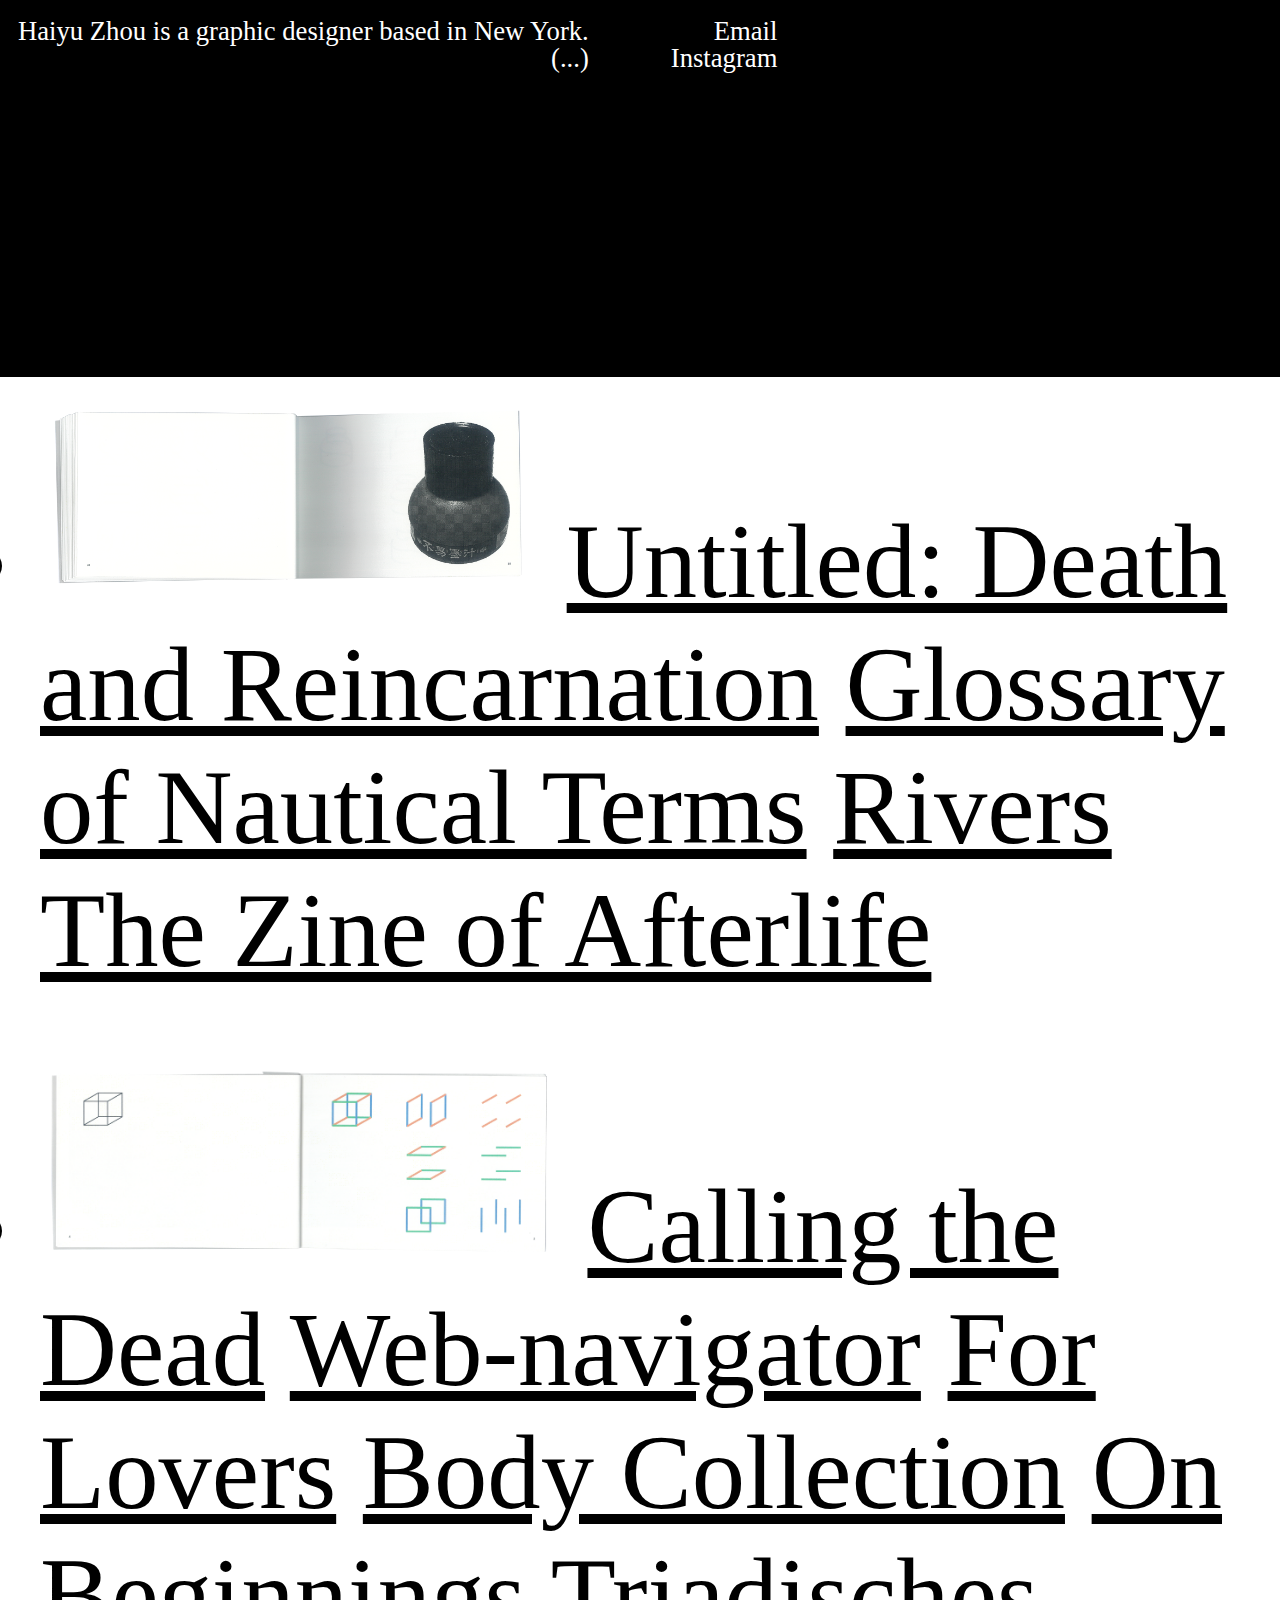
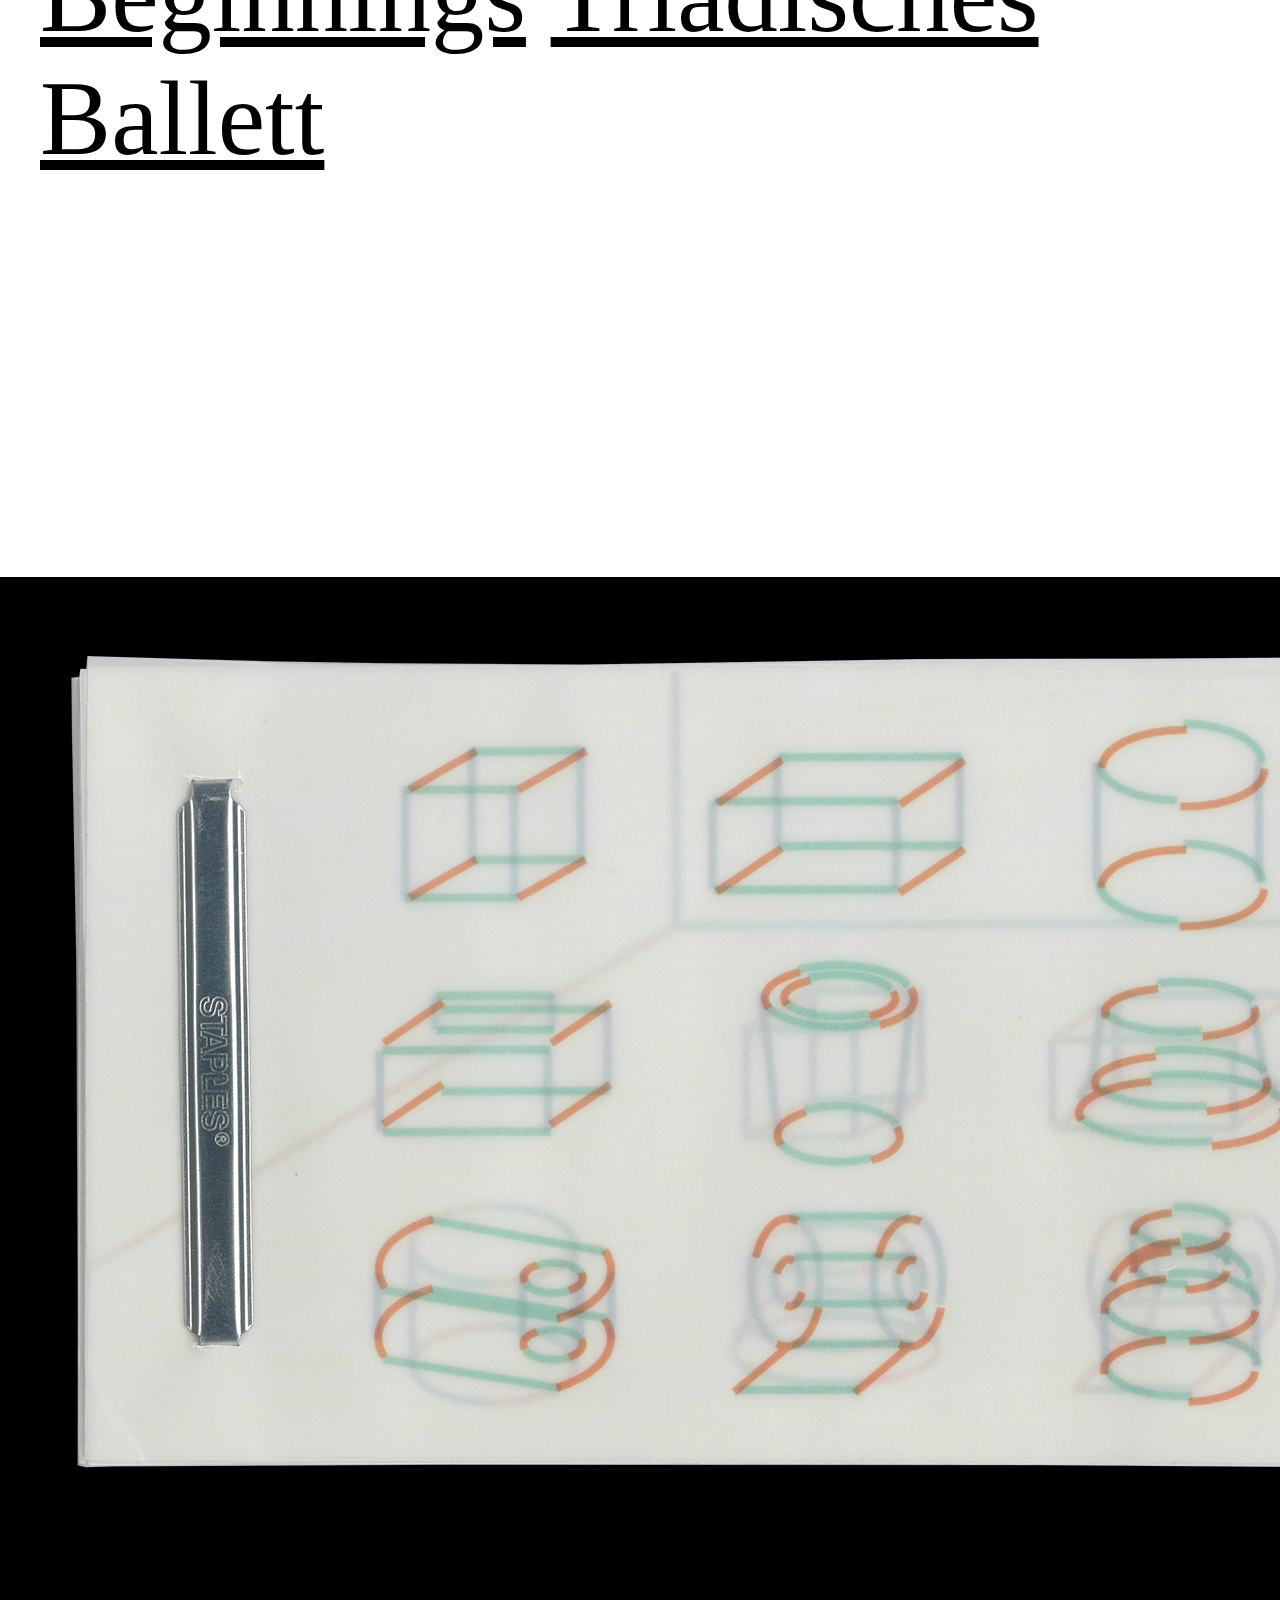
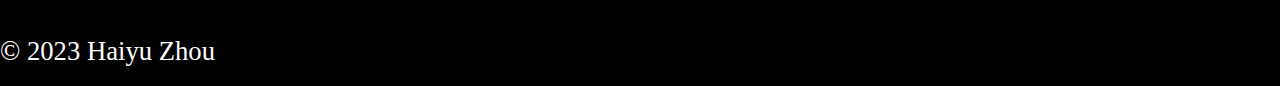
<file: index.html>
<!DOCTYPE html>

<html lang="en">

<head>
  <meta charset="utf-8" />
  <meta name="viewport" content="width=device-width, initial-scale=1" />
  <title>Haiyu Zhou</title>
  <!---->
  <meta name="description" content="Haiyu Zhou portfolio homepage" />
  <meta name="author" content="Haiyu Zhou" />
  <meta property="og:title" content="Page Title" />
  <meta property="og:type" content="website" />
  <meta property="og:description" content="Description of website." />
  <meta property="og:image" content="image.png" />
  <link rel="stylesheet" type="text/css" href="index.css" />
  <link rel="shortcut icon" type="image/jpg" href="assets/icons/icon48.png" />
</head>

<body>
  <!--<div id="top-bar">
    <h>Haiyu Zhou</h>
  </div>-->
  <div id="background"></div>
  <div id="info">
    <div class="info-section" id="info-left">
      <p class="info-text">
        Haiyu Zhou is a graphic designer based in New York.</p>
        <a class="info-text" href="https://ZhouHaiyu.github.io/info/index.html" target="_blank">
          (...)
        </a>
    </div>
    <div class="info-section" id="info-right">
      <a class="info-text" href="mailto:haiyuz719@gmail.com">Email</a>
      <a class="info-text" href="mailto:haiyuz719@gmail.com">Instagram</a>

    </div>
  </div>

  <div id="section-1">
  <ul>
    <li>
      <div id="Studio-text">
        <img class="title-img" src="assets/png/A19.png">
        <a class="lab-assignments" href="https://haiyu-zhou.github.io/lab/assignments/assignment-1/index.html"
        target="_blank">
        Untitled: Death and Reincarnation</a>
      <a class="lab-assignments" href="https://haiyu-zhou.github.io/lab/assignments/assignment-2/index.html"
        target="_blank">
        Glossary of Nautical Terms</a>

      <a class="lab-assignments" href="https://haiyu-zhou.github.io/lab/assignments/assignment-4/list.html"
        target="_blank">
        Rivers</a>
      <a class="lab-assignments" href="https://ZhouHaiyu.github.io/zoaftlf/index.html"
        target="_blank">
        The Zine of Afterlife</a>
      </div>
    </li>
    <li>
      <div id="Lab-text">
        <img class="title-img" src="assets/png/A4.png">
        <a class="lab-assignments" href="https://haiyu-zhou.github.io/lab/assignments/assignment-1/index.html"
          target="_blank">
          Calling the Dead</a>
        <a class="lab-assignments" href="https://haiyu-zhou.github.io/lab/assignments/assignment-2/index.html"
          target="_blank">
          Web-navigator</a>

        <a class="lab-assignments" href="https://haiyu-zhou.github.io/lab/assignments/assignment-4/list.html"
          target="_blank">
          For Lovers</a>
        <a class="lab-assignments" href="https://haiyu-zhou.github.io/lab/assignments/assignment-4/list.html"
          target="_blank">
          Body Collection</a>
        <a class="lab-assignments" href="https://haiyu-zhou.github.io/studio/studio-assignment-2/Part-7/index.html"
          target="_blank">
          On Beginnings</a>

        <a class="lab-assignments" href="https://haiyu-zhou.github.io/lab/assignments/assignment-3/index.html"
          target="_blank">
          Triadisches Ballett</a>

      </div>
    </li>
  </ul>
</div>

<div id="section-2">
  <img src="assets/png/A1.png">
</div>
<div id="section-3">
  <p class="info-text">© 2023 Haiyu Zhou</p>
</div>


</body>

</html>
</file>
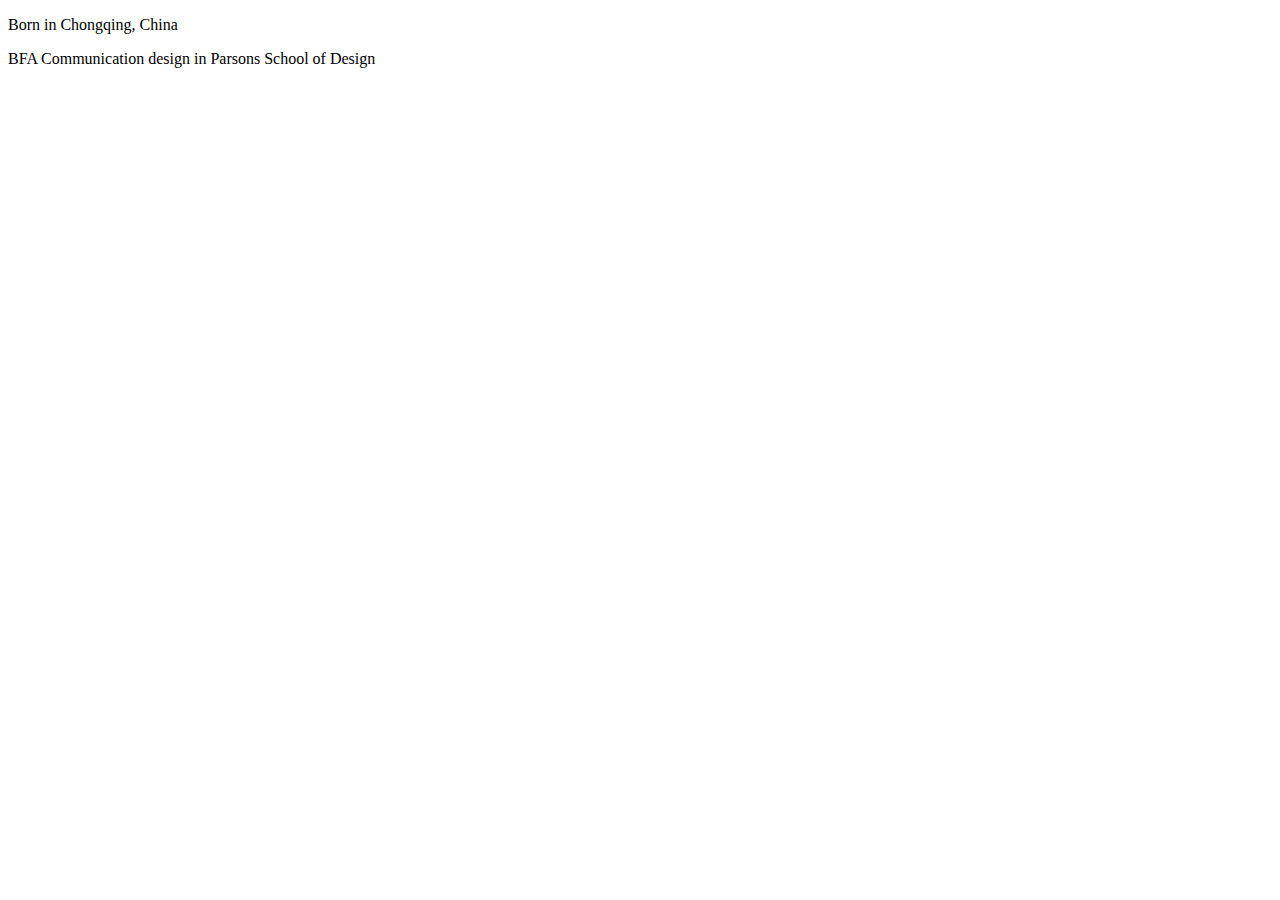
<file: info/index.html>
<!DOCTYPE html>
<html lang="en">
<head>
    <meta charset="UTF-8">
    <meta name="viewport" content="width=device-width, initial-scale=1.0">
    <title>info</title>
</head>
<body>
    <p>
        Born in Chongqing, China
    </p>
    <p>
        BFA Communication design in Parsons School of Design
    </p>
</body>
</html>
</file>
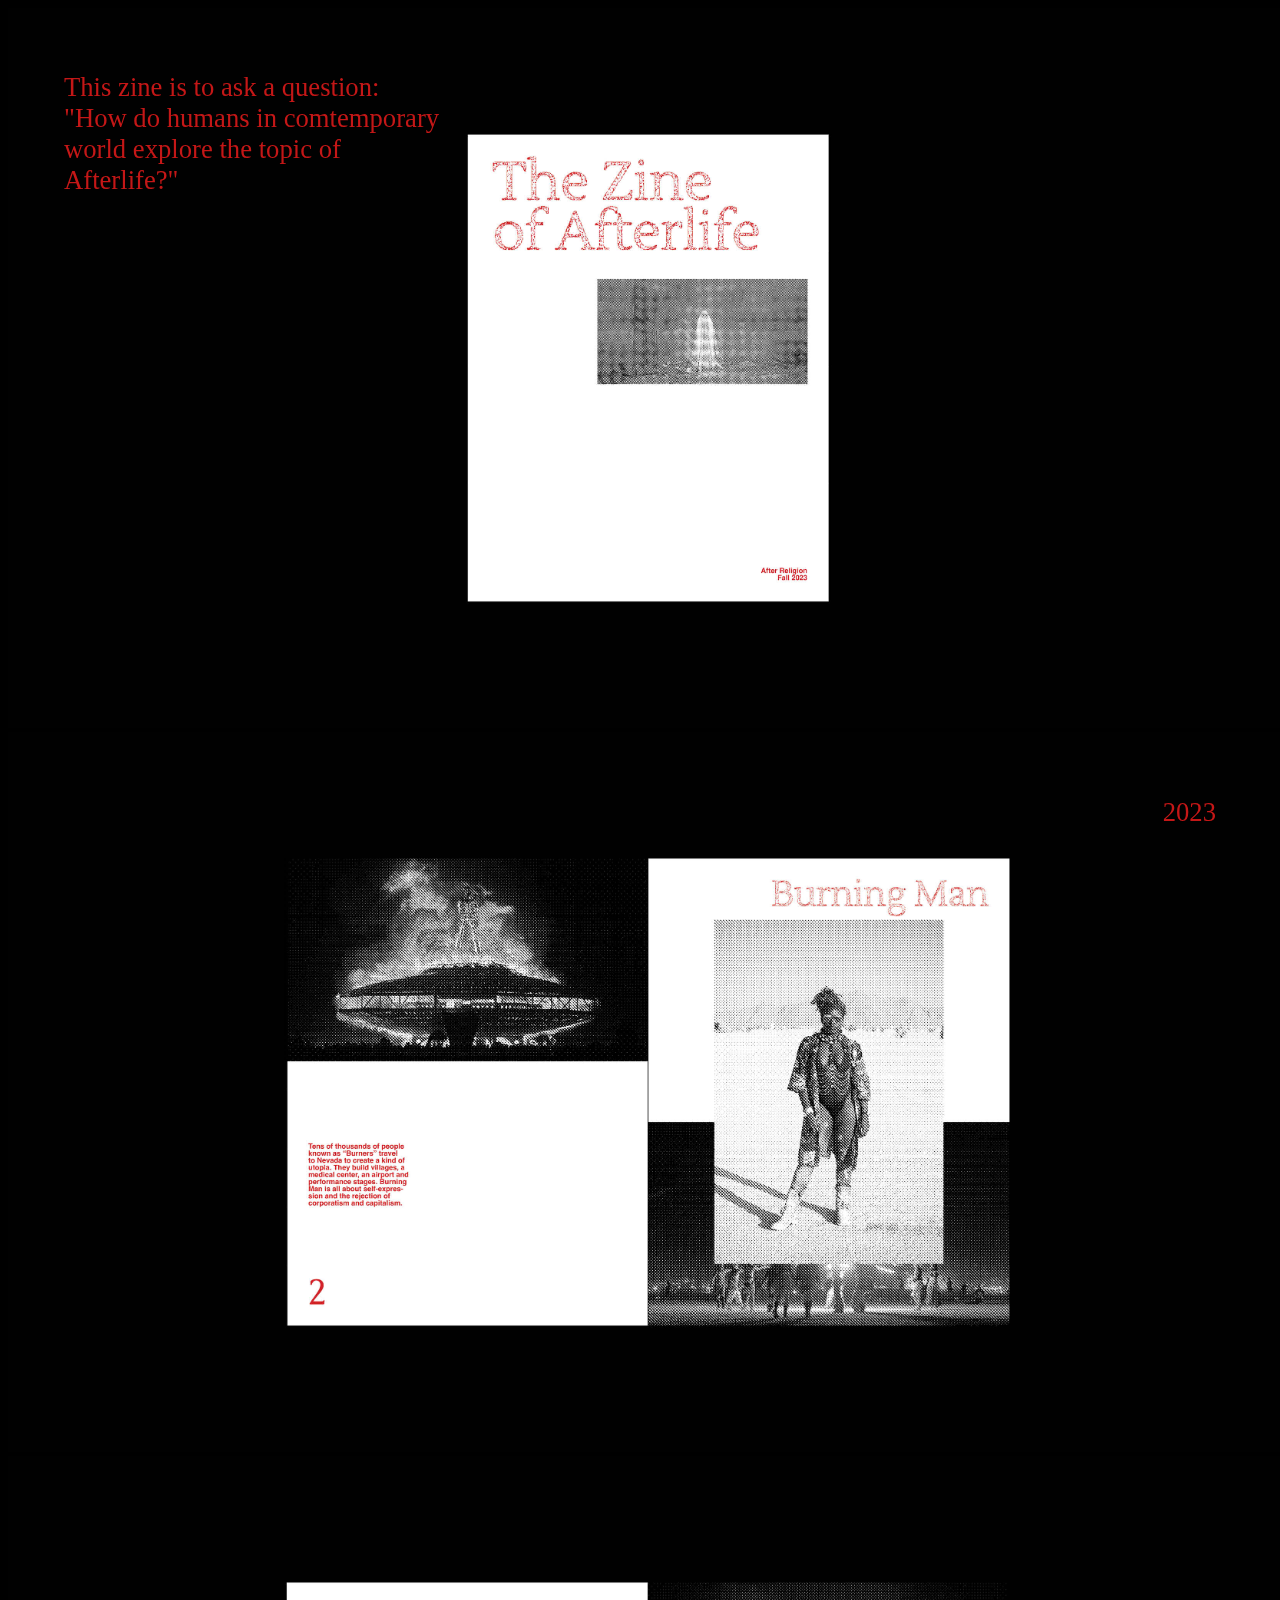
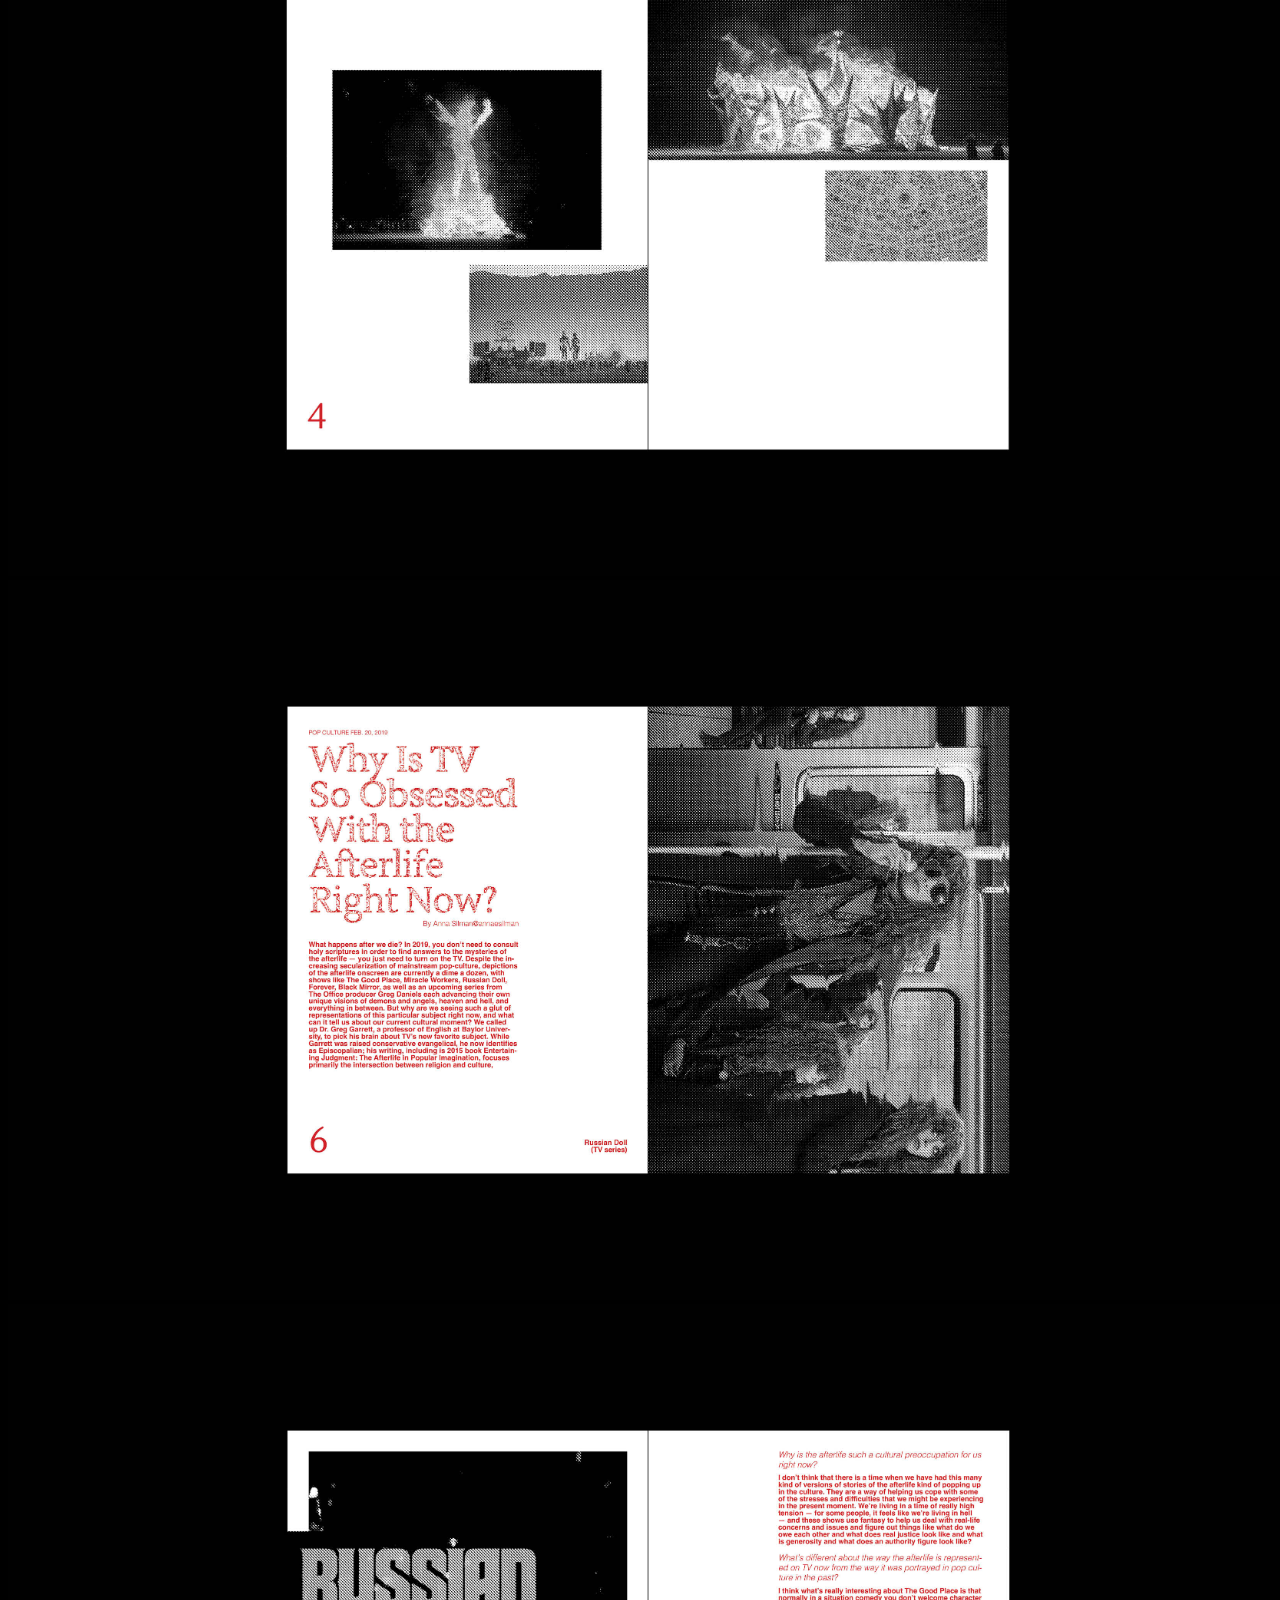
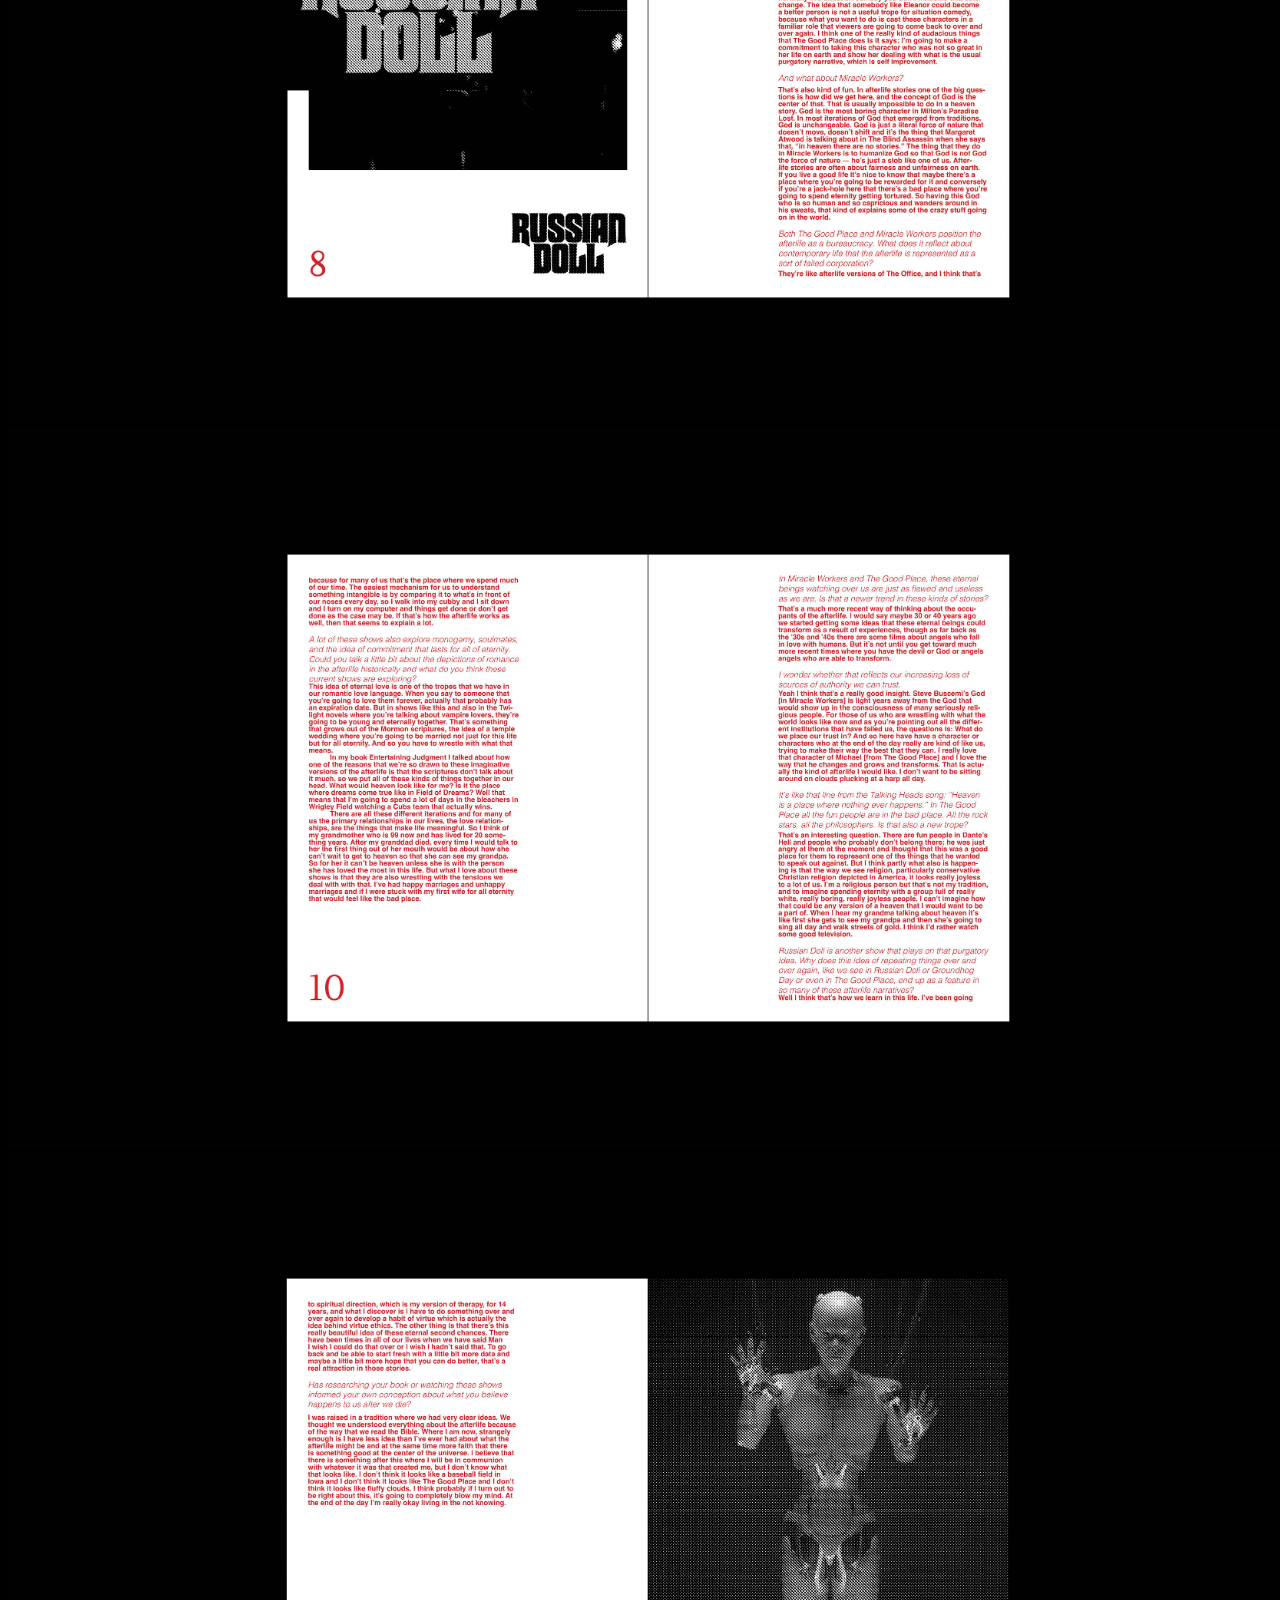
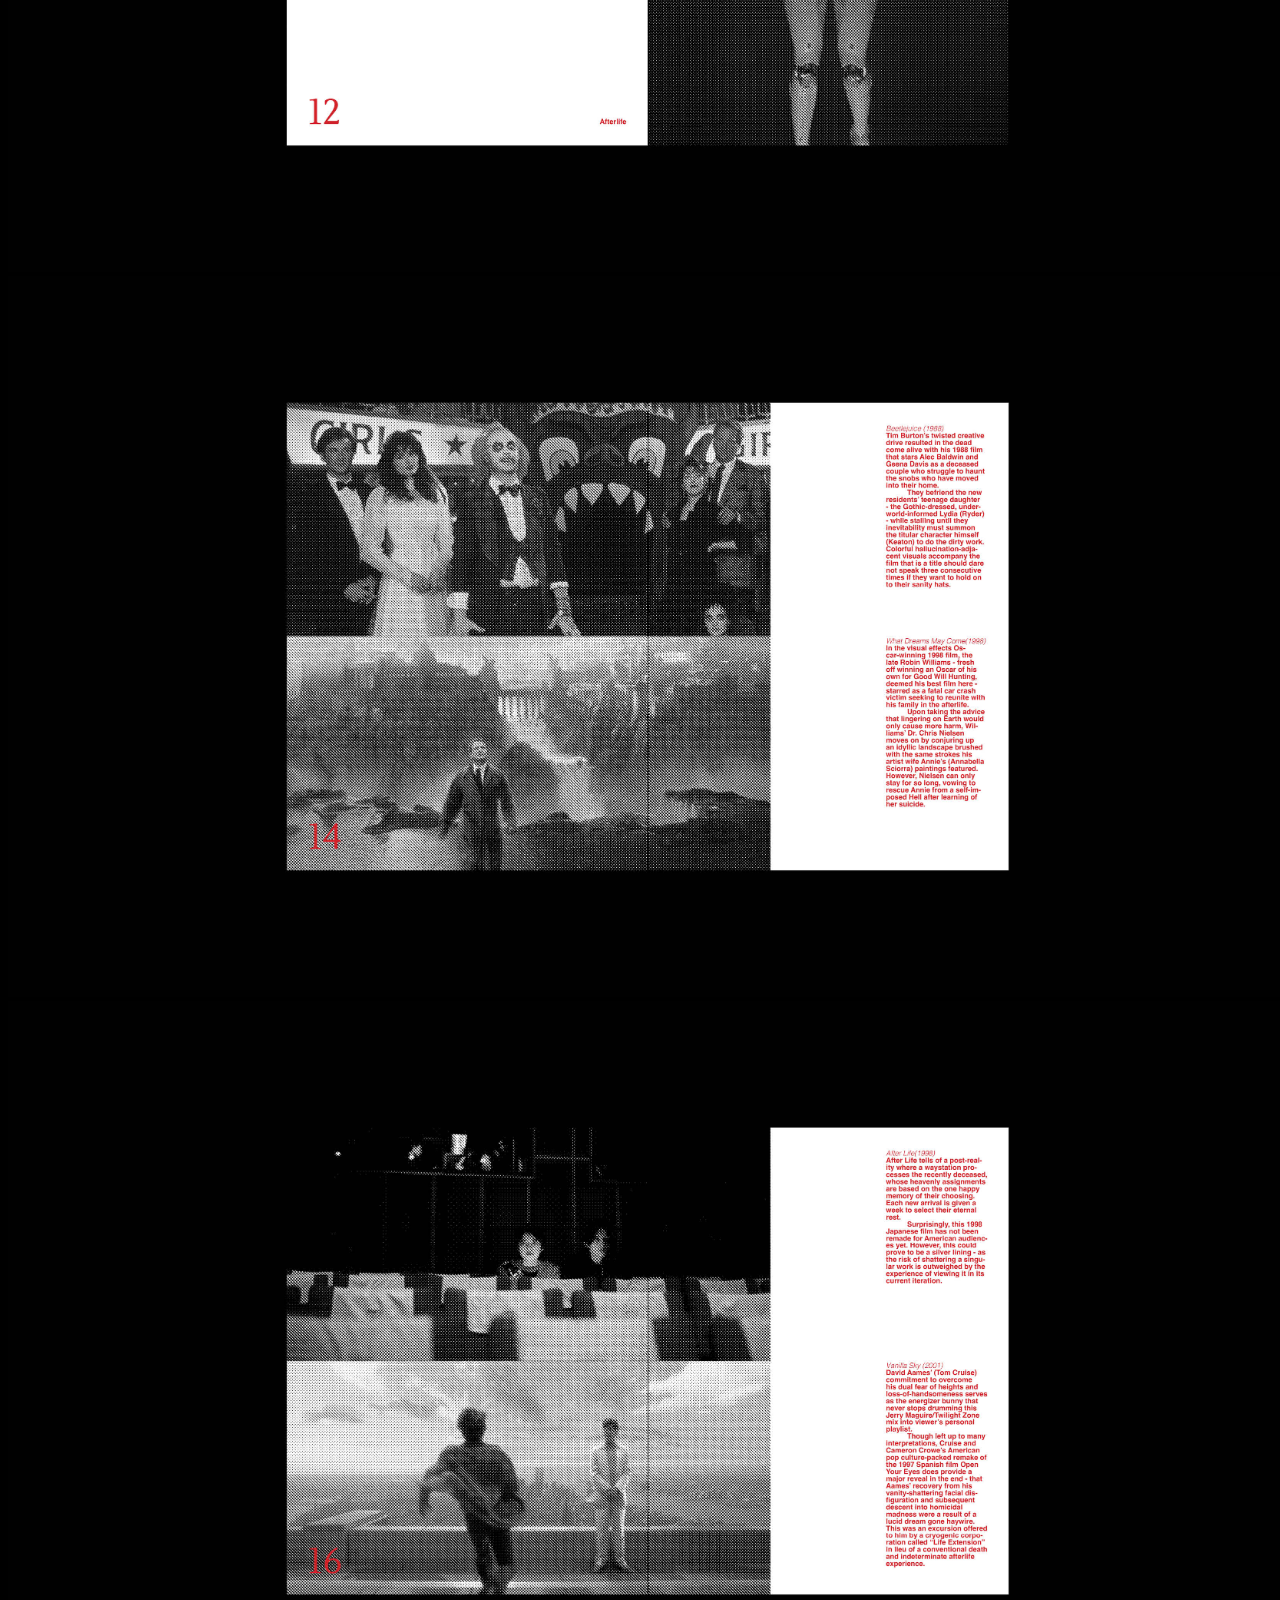
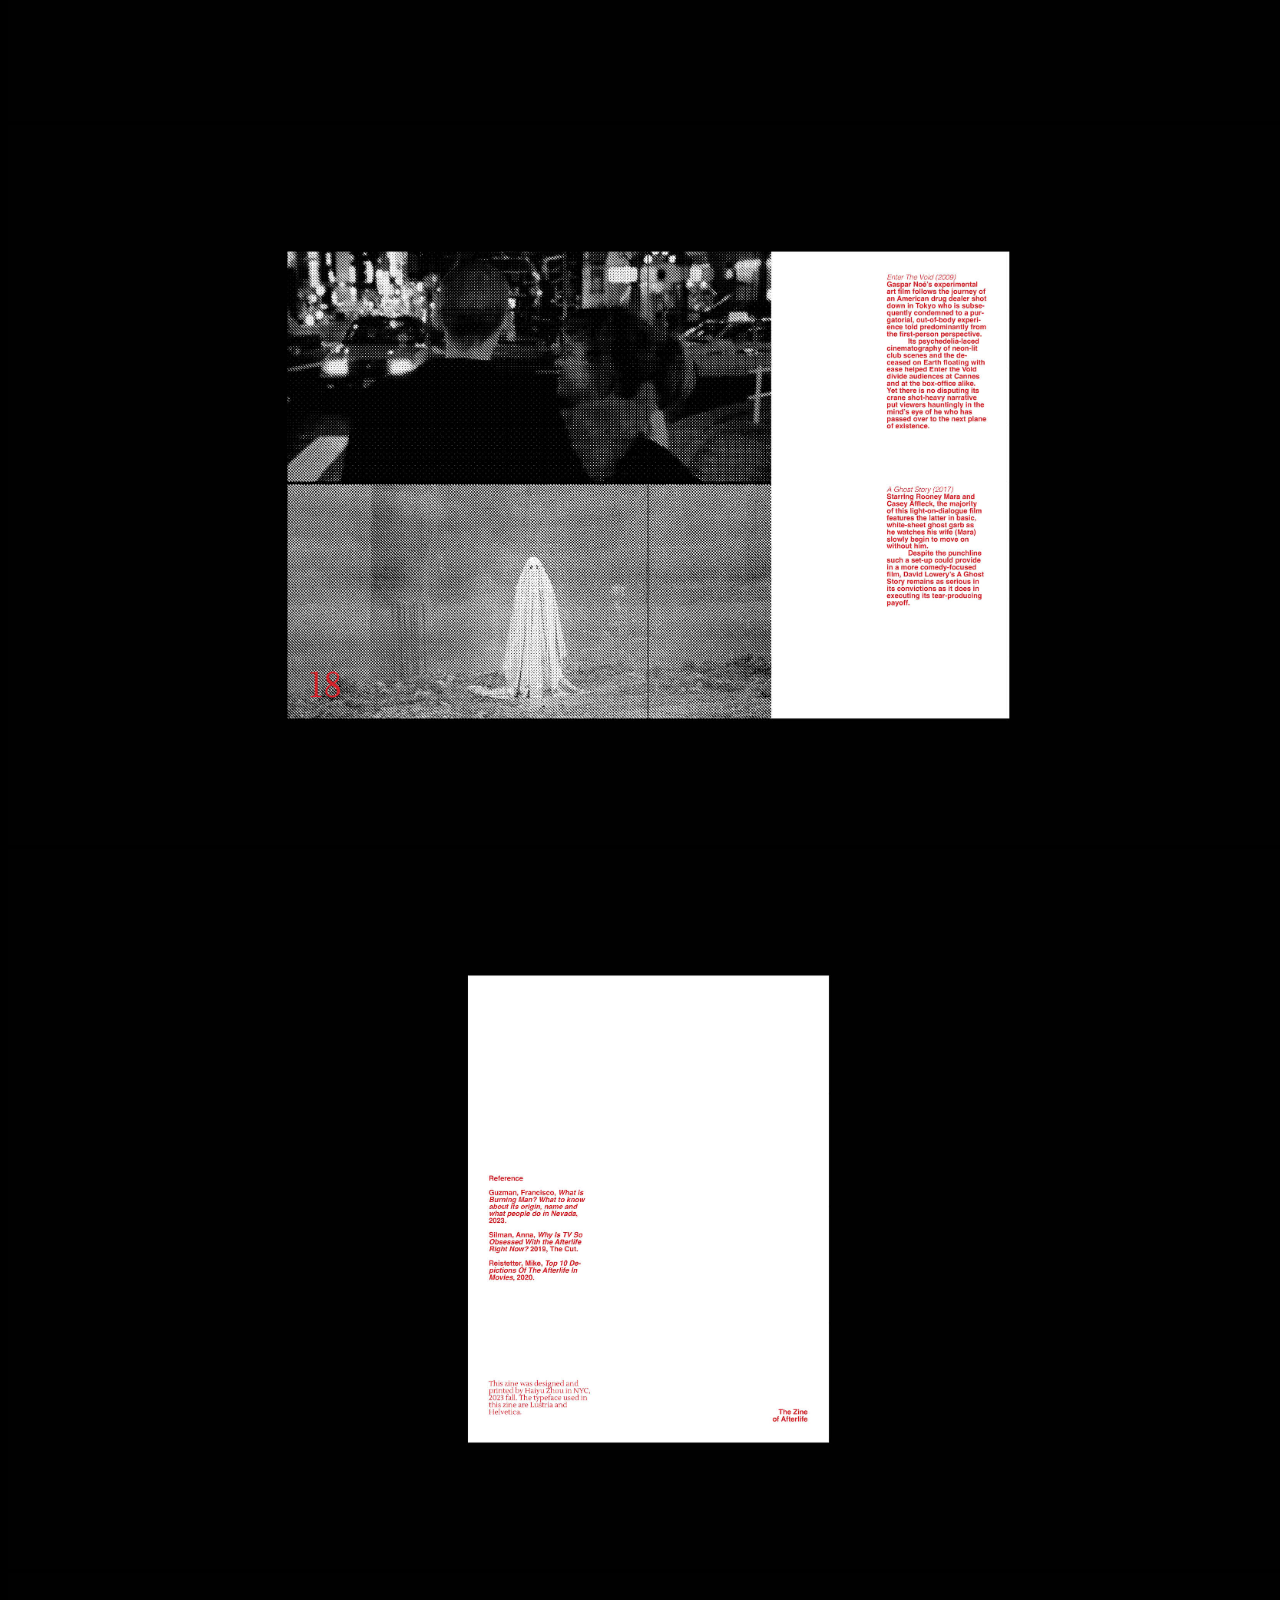
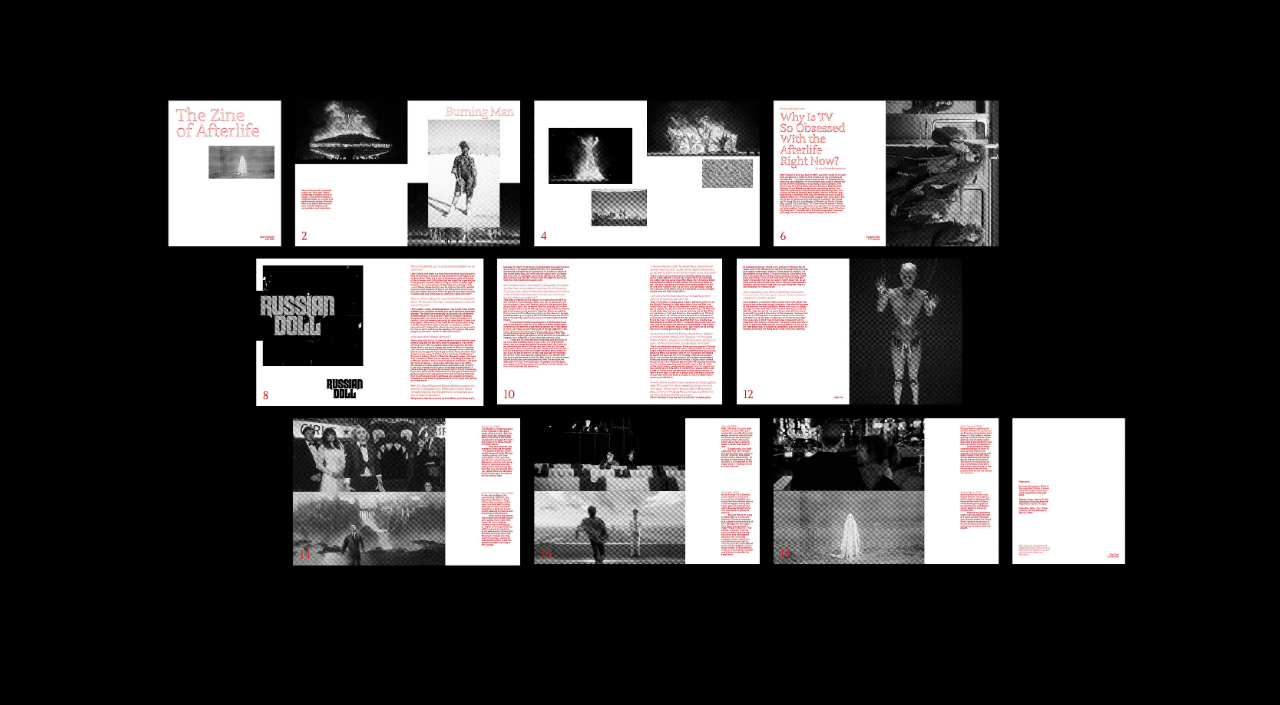
<file: zoaftlf/index.html>
<!DOCTYPE html>
<html lang="en">
<head>
    <meta charset="UTF-8">
    <meta name="viewport" content="width=device-width, initial-scale=1.0">
    <title>The Zine of Afterlife</title>
    <link rel="stylesheet" type="text/css" href="index.css" />
</head>
<body>
    <img src="assets/zoaftlf.jpg">
    <img src="assets/zoaftlf2.jpg">
    <img src="assets/zoaftlf3.jpg">
    <img src="assets/zoaftlf4.jpg">
    <img src="assets/zoaftlf5.jpg">
    <img src="assets/zoaftlf6.jpg">
    <img src="assets/zoaftlf7.jpg">
    <img src="assets/zoaftlf8.jpg">
    <img src="assets/zoaftlf9.jpg">
    <img src="assets/zoaftlf10.jpg">
    <img src="assets/zoaftlf11.jpg">
    <img src="assets/zoaftlf12.jpg">
    <div id="info">
        <p>
This zine is to ask a question: "How do humans in comtemporary world explore the topic of Afterlife?"
</p>
    </div>
    <div id="time">
        <p>
            2023
        </p>
    </div>



</body>
</html>
</file>
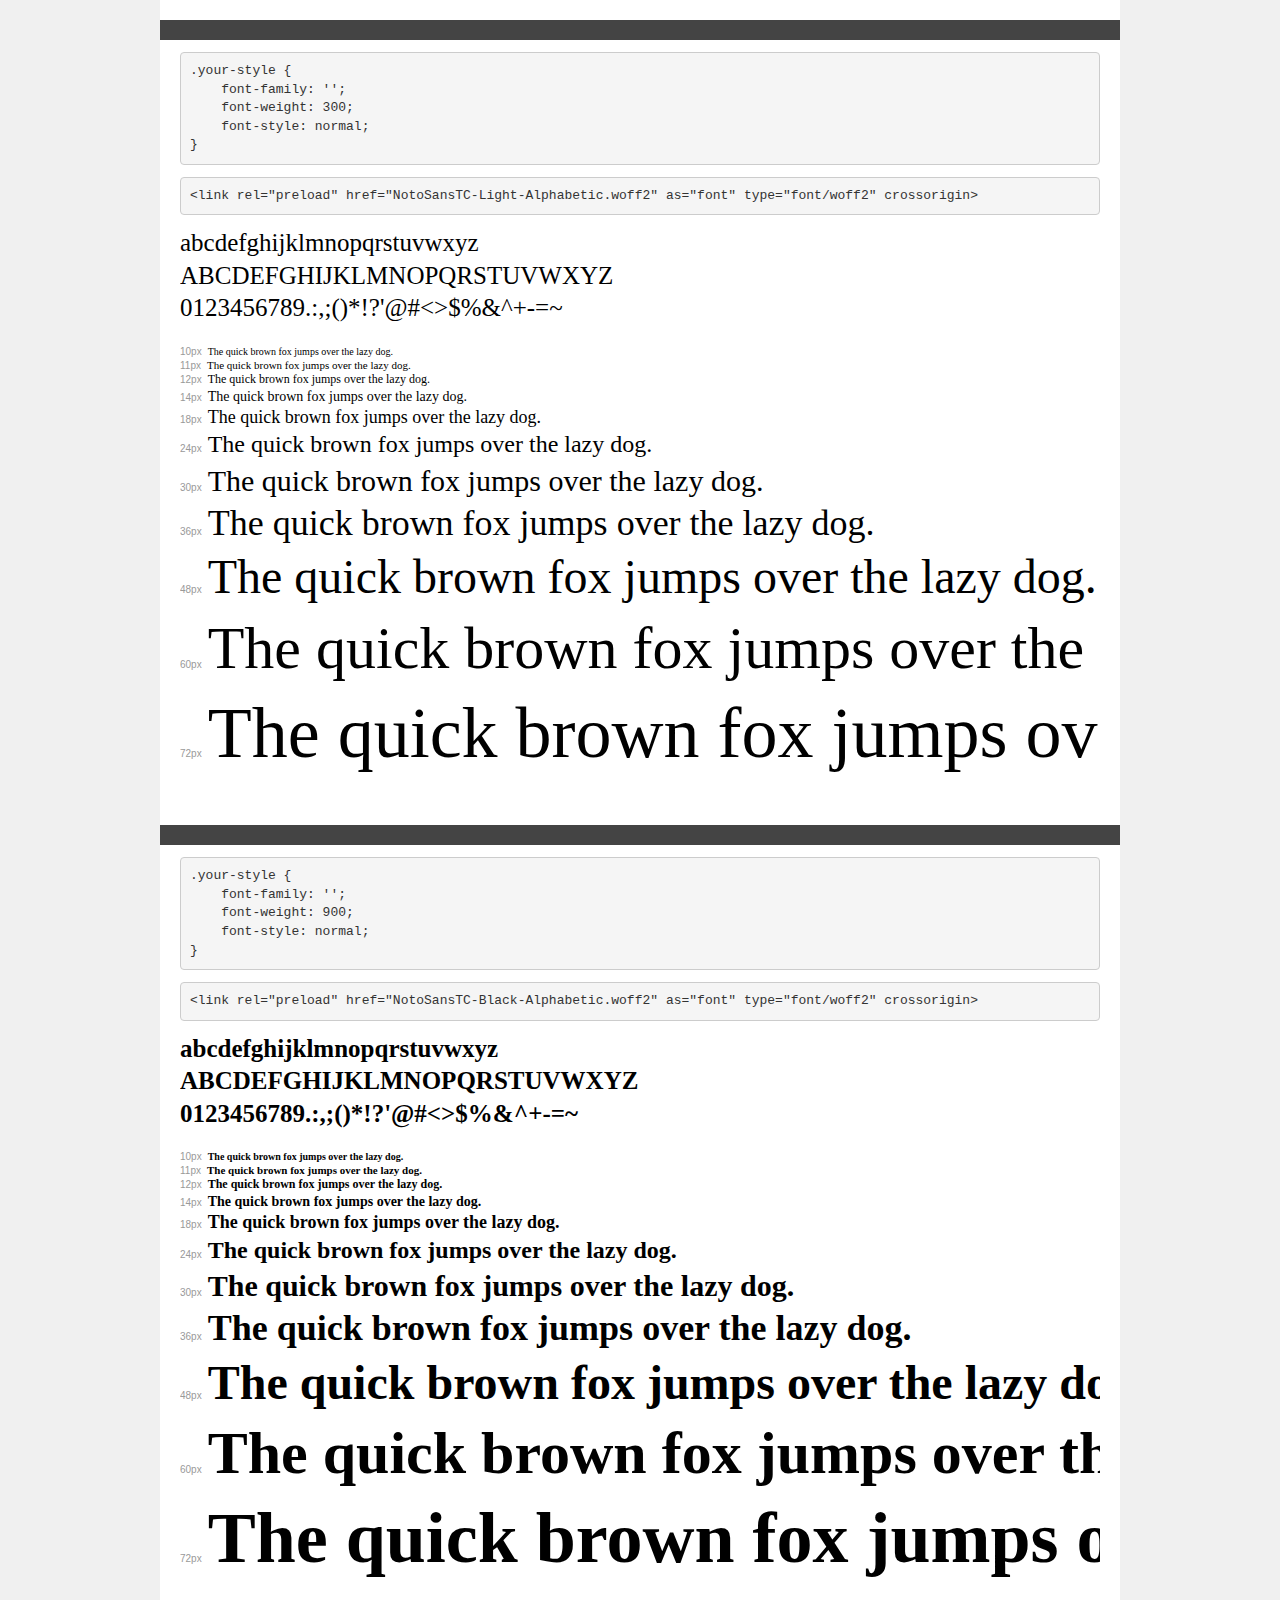
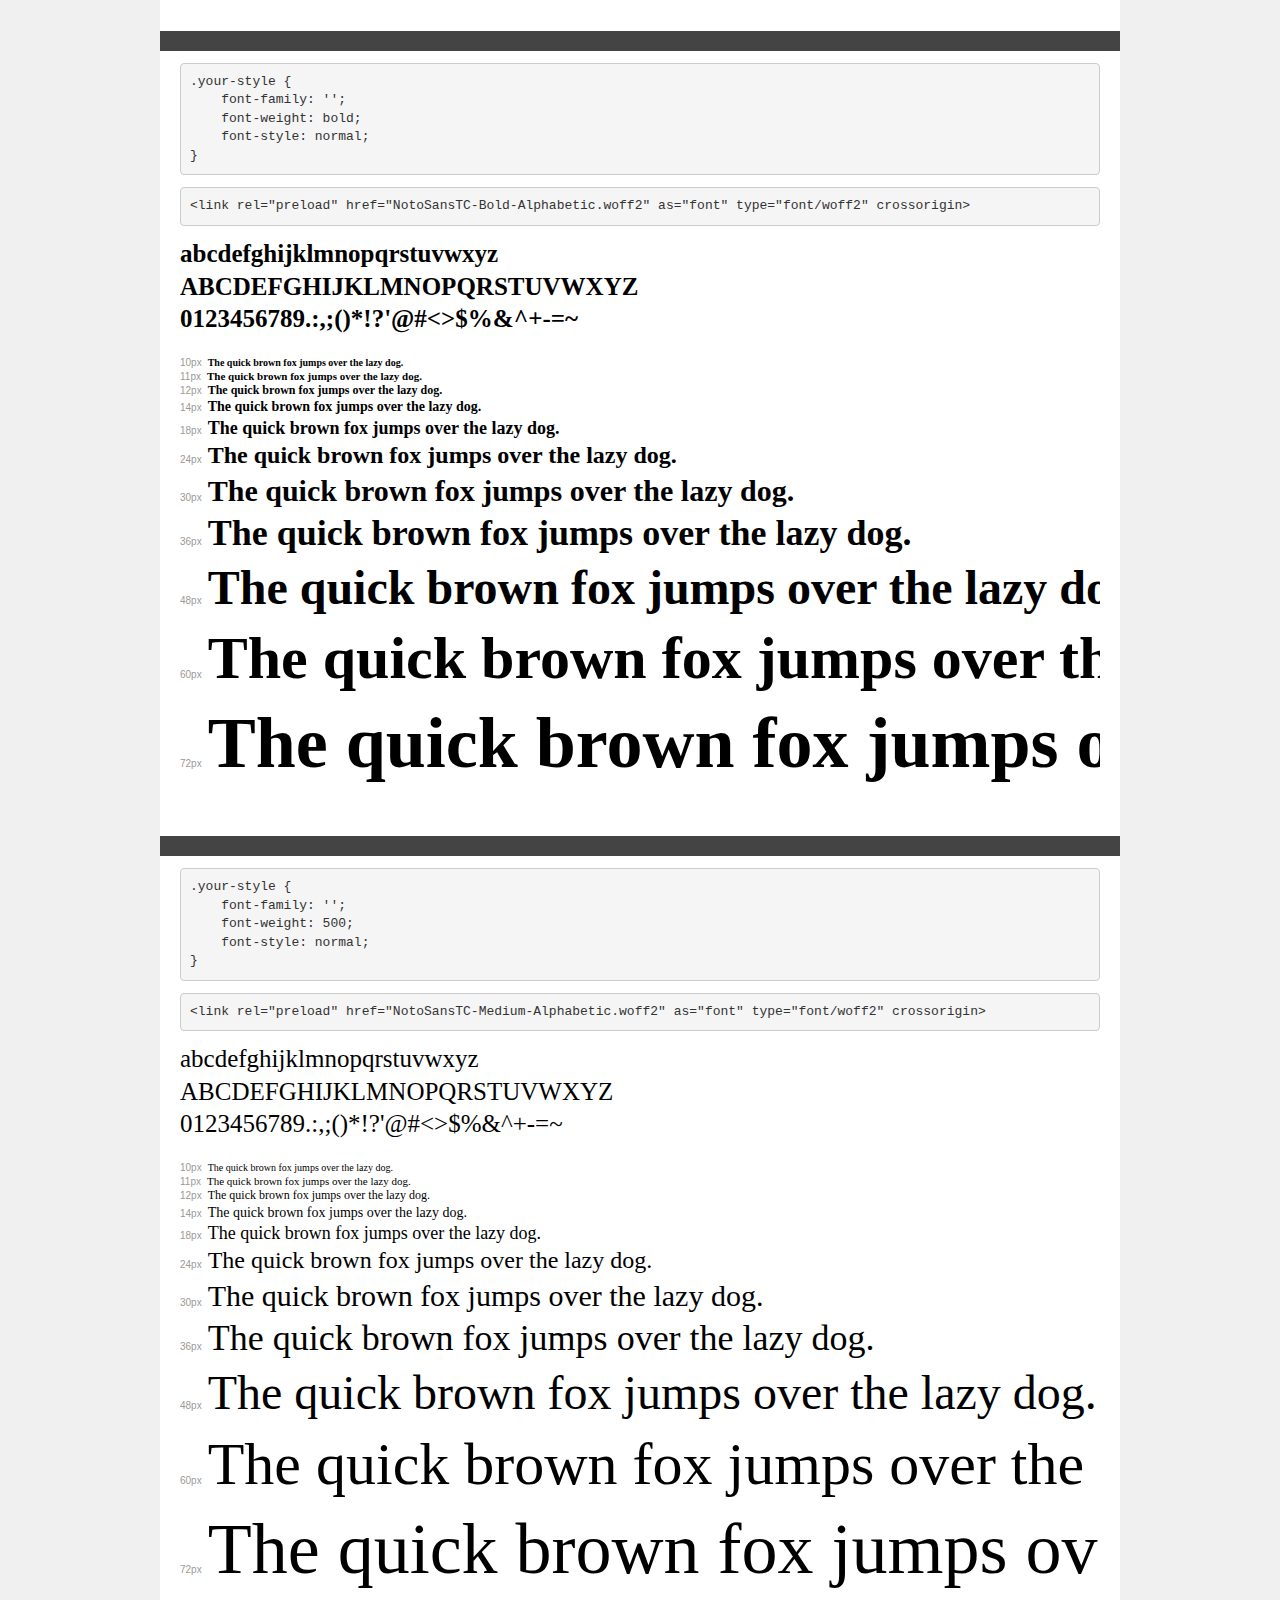
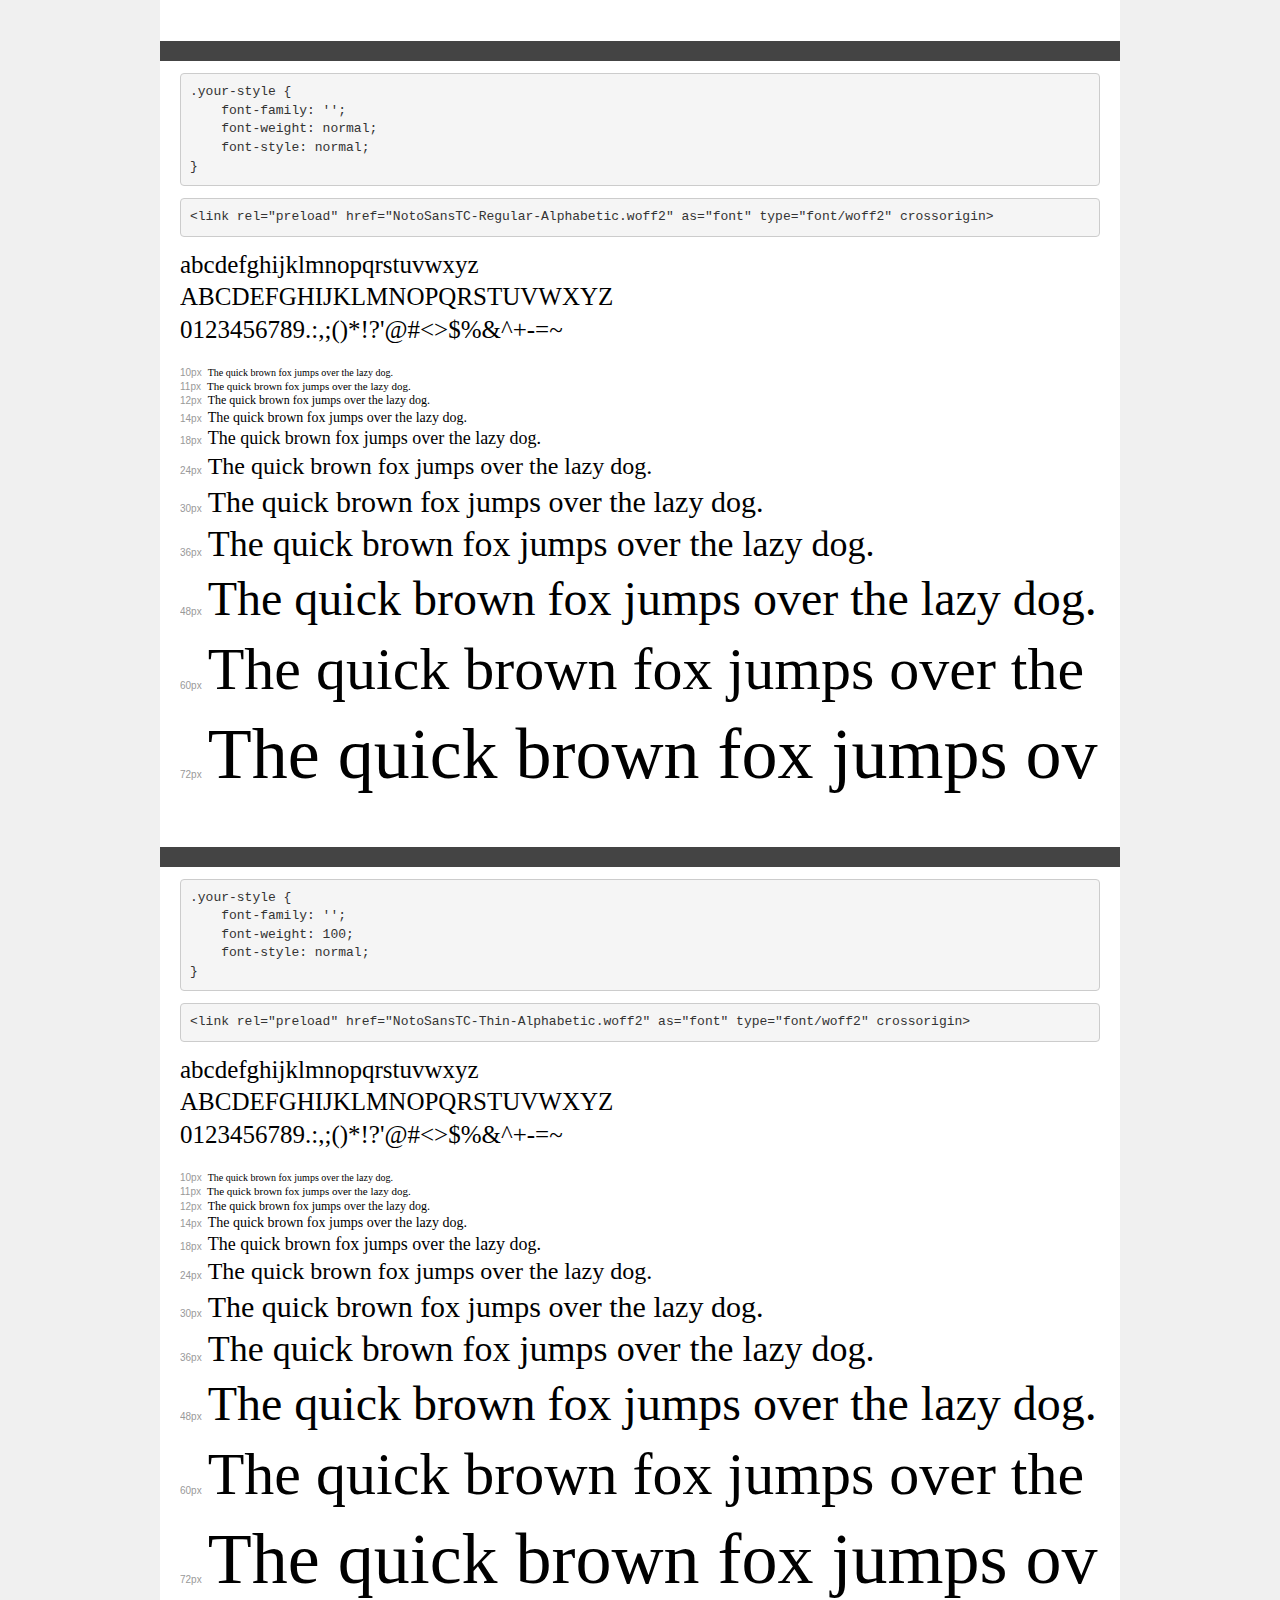
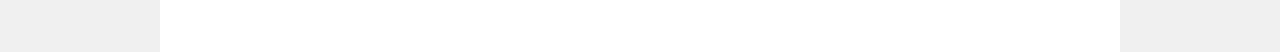
<file: assets/fonts/Geometria/demo.html>
<!DOCTYPE html>
<html lang="en">
<head>
    <meta charset="utf-8">
    <meta http-equiv="X-UA-Compatible" content="IE=edge">
    <meta name="viewport" content="width=device-width, initial-scale=1">
    <meta name="robots" content="noindex, noarchive">
    <meta name="format-detection" content="telephone=no">
    <title>Transfonter demo</title>
    <link href="stylesheet.css" rel="stylesheet">
    <style>
        /*
        http://meyerweb.com/eric/tools/css/reset/
        v2.0 | 20110126
        License: none (public domain)
        */
        html, body, div, span, applet, object, iframe,
        h1, h2, h3, h4, h5, h6, p, blockquote, pre,
        a, abbr, acronym, address, big, cite, code,
        del, dfn, em, img, ins, kbd, q, s, samp,
        small, strike, strong, sub, sup, tt, var,
        b, u, i, center,
        dl, dt, dd, ol, ul, li,
        fieldset, form, label, legend,
        table, caption, tbody, tfoot, thead, tr, th, td,
        article, aside, canvas, details, embed,
        figure, figcaption, footer, header, hgroup,
        menu, nav, output, ruby, section, summary,
        time, mark, audio, video {
            margin: 0;
            padding: 0;
            border: 0;
            font-size: 100%;
            font: inherit;
            vertical-align: baseline;
        }
        /* HTML5 display-role reset for older browsers */
        article, aside, details, figcaption, figure,
        footer, header, hgroup, menu, nav, section {
            display: block;
        }
        body {
            line-height: 1;
        }
        ol, ul {
            list-style: none;
        }
        blockquote, q {
            quotes: none;
        }
        blockquote:before, blockquote:after,
        q:before, q:after {
            content: '';
            content: none;
        }
        table {
            border-collapse: collapse;
            border-spacing: 0;
        }
        /* demo styles */
        body {
            background: #f0f0f0;
            color: #000;
        }
        .page {
            background: #fff;
            width: 920px;
            margin: 0 auto;
            padding: 20px 20px 0 20px;
            overflow: hidden;
        }
        .font-container {
            overflow-x: auto;
            overflow-y: hidden;
            margin-bottom: 40px;
            line-height: 1.3;
            white-space: nowrap;
            padding-bottom: 5px;
        }
        h1 {
            position: relative;
            background: #444;
            font-size: 32px;
            color: #fff;
            padding: 10px 20px;
            margin: 0 -20px 12px -20px;
        }
        .letters {
            font-size: 25px;
            margin-bottom: 20px;
        }
        .s10:before {
            content: '10px';
        }
        .s11:before {
            content: '11px';
        }
        .s12:before {
            content: '12px';
        }
        .s14:before {
            content: '14px';
        }
        .s18:before {
            content: '18px';
        }
        .s24:before {
            content: '24px';
        }
        .s30:before {
            content: '30px';
        }
        .s36:before {
            content: '36px';
        }
        .s48:before {
            content: '48px';
        }
        .s60:before {
            content: '60px';
        }
        .s72:before {
            content: '72px';
        }
        .s10:before, .s11:before, .s12:before, .s14:before,
        .s18:before, .s24:before, .s30:before, .s36:before,
        .s48:before, .s60:before, .s72:before {
            font-family: Arial, sans-serif;
            font-size: 10px;
            font-weight: normal;
            font-style: normal;
            color: #999;
            padding-right: 6px;
        }
        pre {
            display: block;
            padding: 9px;
            margin: 0 0 12px;
            font-family: Monaco, Menlo, Consolas, "Courier New", monospace;
            font-size: 13px;
            line-height: 1.428571429;
            color: #333;
            font-weight: normal;
            font-style: normal;
            background-color: #f5f5f5;
            border: 1px solid #ccc;
            overflow-x: auto;
            border-radius: 4px;
        }
        /* responsive */
        @media (max-width: 959px) {
            .page {
                width: auto;
                margin: 0;
            }
        }
    </style>
</head>
<body>
<div class="page">
    <div class="demo">
        <h1 style="font-family: ''; font-weight: 300; font-style: normal;"></h1>
        <pre title="Usage">.your-style {
    font-family: '';
    font-weight: 300;
    font-style: normal;
}</pre>
        <pre title="Preload (optional)">
&lt;link rel=&quot;preload&quot; href=&quot;NotoSansTC-Light-Alphabetic.woff2&quot; as=&quot;font&quot; type=&quot;font/woff2&quot; crossorigin&gt;</pre>
        <div class="font-container" style="font-family: ''; font-weight: 300; font-style: normal;">
            <p class="letters">
                abcdefghijklmnopqrstuvwxyz<br>
ABCDEFGHIJKLMNOPQRSTUVWXYZ<br>
                0123456789.:,;()*!?'@#&lt;&gt;$%&^+-=~
            </p>
            <p class="s10" style="font-size: 10px;">The quick brown fox jumps over the lazy dog.</p>
            <p class="s11" style="font-size: 11px;">The quick brown fox jumps over the lazy dog.</p>
            <p class="s12" style="font-size: 12px;">The quick brown fox jumps over the lazy dog.</p>
            <p class="s14" style="font-size: 14px;">The quick brown fox jumps over the lazy dog.</p>
            <p class="s18" style="font-size: 18px;">The quick brown fox jumps over the lazy dog.</p>
            <p class="s24" style="font-size: 24px;">The quick brown fox jumps over the lazy dog.</p>
            <p class="s30" style="font-size: 30px;">The quick brown fox jumps over the lazy dog.</p>
            <p class="s36" style="font-size: 36px;">The quick brown fox jumps over the lazy dog.</p>
            <p class="s48" style="font-size: 48px;">The quick brown fox jumps over the lazy dog.</p>
            <p class="s60" style="font-size: 60px;">The quick brown fox jumps over the lazy dog.</p>
            <p class="s72" style="font-size: 72px;">The quick brown fox jumps over the lazy dog.</p>
        </div>
    </div>

    <div class="demo">
        <h1 style="font-family: ''; font-weight: 900; font-style: normal;"></h1>
        <pre title="Usage">.your-style {
    font-family: '';
    font-weight: 900;
    font-style: normal;
}</pre>
        <pre title="Preload (optional)">
&lt;link rel=&quot;preload&quot; href=&quot;NotoSansTC-Black-Alphabetic.woff2&quot; as=&quot;font&quot; type=&quot;font/woff2&quot; crossorigin&gt;</pre>
        <div class="font-container" style="font-family: ''; font-weight: 900; font-style: normal;">
            <p class="letters">
                abcdefghijklmnopqrstuvwxyz<br>
ABCDEFGHIJKLMNOPQRSTUVWXYZ<br>
                0123456789.:,;()*!?'@#&lt;&gt;$%&^+-=~
            </p>
            <p class="s10" style="font-size: 10px;">The quick brown fox jumps over the lazy dog.</p>
            <p class="s11" style="font-size: 11px;">The quick brown fox jumps over the lazy dog.</p>
            <p class="s12" style="font-size: 12px;">The quick brown fox jumps over the lazy dog.</p>
            <p class="s14" style="font-size: 14px;">The quick brown fox jumps over the lazy dog.</p>
            <p class="s18" style="font-size: 18px;">The quick brown fox jumps over the lazy dog.</p>
            <p class="s24" style="font-size: 24px;">The quick brown fox jumps over the lazy dog.</p>
            <p class="s30" style="font-size: 30px;">The quick brown fox jumps over the lazy dog.</p>
            <p class="s36" style="font-size: 36px;">The quick brown fox jumps over the lazy dog.</p>
            <p class="s48" style="font-size: 48px;">The quick brown fox jumps over the lazy dog.</p>
            <p class="s60" style="font-size: 60px;">The quick brown fox jumps over the lazy dog.</p>
            <p class="s72" style="font-size: 72px;">The quick brown fox jumps over the lazy dog.</p>
        </div>
    </div>

    <div class="demo">
        <h1 style="font-family: ''; font-weight: bold; font-style: normal;"></h1>
        <pre title="Usage">.your-style {
    font-family: '';
    font-weight: bold;
    font-style: normal;
}</pre>
        <pre title="Preload (optional)">
&lt;link rel=&quot;preload&quot; href=&quot;NotoSansTC-Bold-Alphabetic.woff2&quot; as=&quot;font&quot; type=&quot;font/woff2&quot; crossorigin&gt;</pre>
        <div class="font-container" style="font-family: ''; font-weight: bold; font-style: normal;">
            <p class="letters">
                abcdefghijklmnopqrstuvwxyz<br>
ABCDEFGHIJKLMNOPQRSTUVWXYZ<br>
                0123456789.:,;()*!?'@#&lt;&gt;$%&^+-=~
            </p>
            <p class="s10" style="font-size: 10px;">The quick brown fox jumps over the lazy dog.</p>
            <p class="s11" style="font-size: 11px;">The quick brown fox jumps over the lazy dog.</p>
            <p class="s12" style="font-size: 12px;">The quick brown fox jumps over the lazy dog.</p>
            <p class="s14" style="font-size: 14px;">The quick brown fox jumps over the lazy dog.</p>
            <p class="s18" style="font-size: 18px;">The quick brown fox jumps over the lazy dog.</p>
            <p class="s24" style="font-size: 24px;">The quick brown fox jumps over the lazy dog.</p>
            <p class="s30" style="font-size: 30px;">The quick brown fox jumps over the lazy dog.</p>
            <p class="s36" style="font-size: 36px;">The quick brown fox jumps over the lazy dog.</p>
            <p class="s48" style="font-size: 48px;">The quick brown fox jumps over the lazy dog.</p>
            <p class="s60" style="font-size: 60px;">The quick brown fox jumps over the lazy dog.</p>
            <p class="s72" style="font-size: 72px;">The quick brown fox jumps over the lazy dog.</p>
        </div>
    </div>

    <div class="demo">
        <h1 style="font-family: ''; font-weight: 500; font-style: normal;"></h1>
        <pre title="Usage">.your-style {
    font-family: '';
    font-weight: 500;
    font-style: normal;
}</pre>
        <pre title="Preload (optional)">
&lt;link rel=&quot;preload&quot; href=&quot;NotoSansTC-Medium-Alphabetic.woff2&quot; as=&quot;font&quot; type=&quot;font/woff2&quot; crossorigin&gt;</pre>
        <div class="font-container" style="font-family: ''; font-weight: 500; font-style: normal;">
            <p class="letters">
                abcdefghijklmnopqrstuvwxyz<br>
ABCDEFGHIJKLMNOPQRSTUVWXYZ<br>
                0123456789.:,;()*!?'@#&lt;&gt;$%&^+-=~
            </p>
            <p class="s10" style="font-size: 10px;">The quick brown fox jumps over the lazy dog.</p>
            <p class="s11" style="font-size: 11px;">The quick brown fox jumps over the lazy dog.</p>
            <p class="s12" style="font-size: 12px;">The quick brown fox jumps over the lazy dog.</p>
            <p class="s14" style="font-size: 14px;">The quick brown fox jumps over the lazy dog.</p>
            <p class="s18" style="font-size: 18px;">The quick brown fox jumps over the lazy dog.</p>
            <p class="s24" style="font-size: 24px;">The quick brown fox jumps over the lazy dog.</p>
            <p class="s30" style="font-size: 30px;">The quick brown fox jumps over the lazy dog.</p>
            <p class="s36" style="font-size: 36px;">The quick brown fox jumps over the lazy dog.</p>
            <p class="s48" style="font-size: 48px;">The quick brown fox jumps over the lazy dog.</p>
            <p class="s60" style="font-size: 60px;">The quick brown fox jumps over the lazy dog.</p>
            <p class="s72" style="font-size: 72px;">The quick brown fox jumps over the lazy dog.</p>
        </div>
    </div>

    <div class="demo">
        <h1 style="font-family: ''; font-weight: normal; font-style: normal;"></h1>
        <pre title="Usage">.your-style {
    font-family: '';
    font-weight: normal;
    font-style: normal;
}</pre>
        <pre title="Preload (optional)">
&lt;link rel=&quot;preload&quot; href=&quot;NotoSansTC-Regular-Alphabetic.woff2&quot; as=&quot;font&quot; type=&quot;font/woff2&quot; crossorigin&gt;</pre>
        <div class="font-container" style="font-family: ''; font-weight: normal; font-style: normal;">
            <p class="letters">
                abcdefghijklmnopqrstuvwxyz<br>
ABCDEFGHIJKLMNOPQRSTUVWXYZ<br>
                0123456789.:,;()*!?'@#&lt;&gt;$%&^+-=~
            </p>
            <p class="s10" style="font-size: 10px;">The quick brown fox jumps over the lazy dog.</p>
            <p class="s11" style="font-size: 11px;">The quick brown fox jumps over the lazy dog.</p>
            <p class="s12" style="font-size: 12px;">The quick brown fox jumps over the lazy dog.</p>
            <p class="s14" style="font-size: 14px;">The quick brown fox jumps over the lazy dog.</p>
            <p class="s18" style="font-size: 18px;">The quick brown fox jumps over the lazy dog.</p>
            <p class="s24" style="font-size: 24px;">The quick brown fox jumps over the lazy dog.</p>
            <p class="s30" style="font-size: 30px;">The quick brown fox jumps over the lazy dog.</p>
            <p class="s36" style="font-size: 36px;">The quick brown fox jumps over the lazy dog.</p>
            <p class="s48" style="font-size: 48px;">The quick brown fox jumps over the lazy dog.</p>
            <p class="s60" style="font-size: 60px;">The quick brown fox jumps over the lazy dog.</p>
            <p class="s72" style="font-size: 72px;">The quick brown fox jumps over the lazy dog.</p>
        </div>
    </div>

    <div class="demo">
        <h1 style="font-family: ''; font-weight: 100; font-style: normal;"></h1>
        <pre title="Usage">.your-style {
    font-family: '';
    font-weight: 100;
    font-style: normal;
}</pre>
        <pre title="Preload (optional)">
&lt;link rel=&quot;preload&quot; href=&quot;NotoSansTC-Thin-Alphabetic.woff2&quot; as=&quot;font&quot; type=&quot;font/woff2&quot; crossorigin&gt;</pre>
        <div class="font-container" style="font-family: ''; font-weight: 100; font-style: normal;">
            <p class="letters">
                abcdefghijklmnopqrstuvwxyz<br>
ABCDEFGHIJKLMNOPQRSTUVWXYZ<br>
                0123456789.:,;()*!?'@#&lt;&gt;$%&^+-=~
            </p>
            <p class="s10" style="font-size: 10px;">The quick brown fox jumps over the lazy dog.</p>
            <p class="s11" style="font-size: 11px;">The quick brown fox jumps over the lazy dog.</p>
            <p class="s12" style="font-size: 12px;">The quick brown fox jumps over the lazy dog.</p>
            <p class="s14" style="font-size: 14px;">The quick brown fox jumps over the lazy dog.</p>
            <p class="s18" style="font-size: 18px;">The quick brown fox jumps over the lazy dog.</p>
            <p class="s24" style="font-size: 24px;">The quick brown fox jumps over the lazy dog.</p>
            <p class="s30" style="font-size: 30px;">The quick brown fox jumps over the lazy dog.</p>
            <p class="s36" style="font-size: 36px;">The quick brown fox jumps over the lazy dog.</p>
            <p class="s48" style="font-size: 48px;">The quick brown fox jumps over the lazy dog.</p>
            <p class="s60" style="font-size: 60px;">The quick brown fox jumps over the lazy dog.</p>
            <p class="s72" style="font-size: 72px;">The quick brown fox jumps over the lazy dog.</p>
        </div>
    </div>

</div>
</body>
</html>
</file>
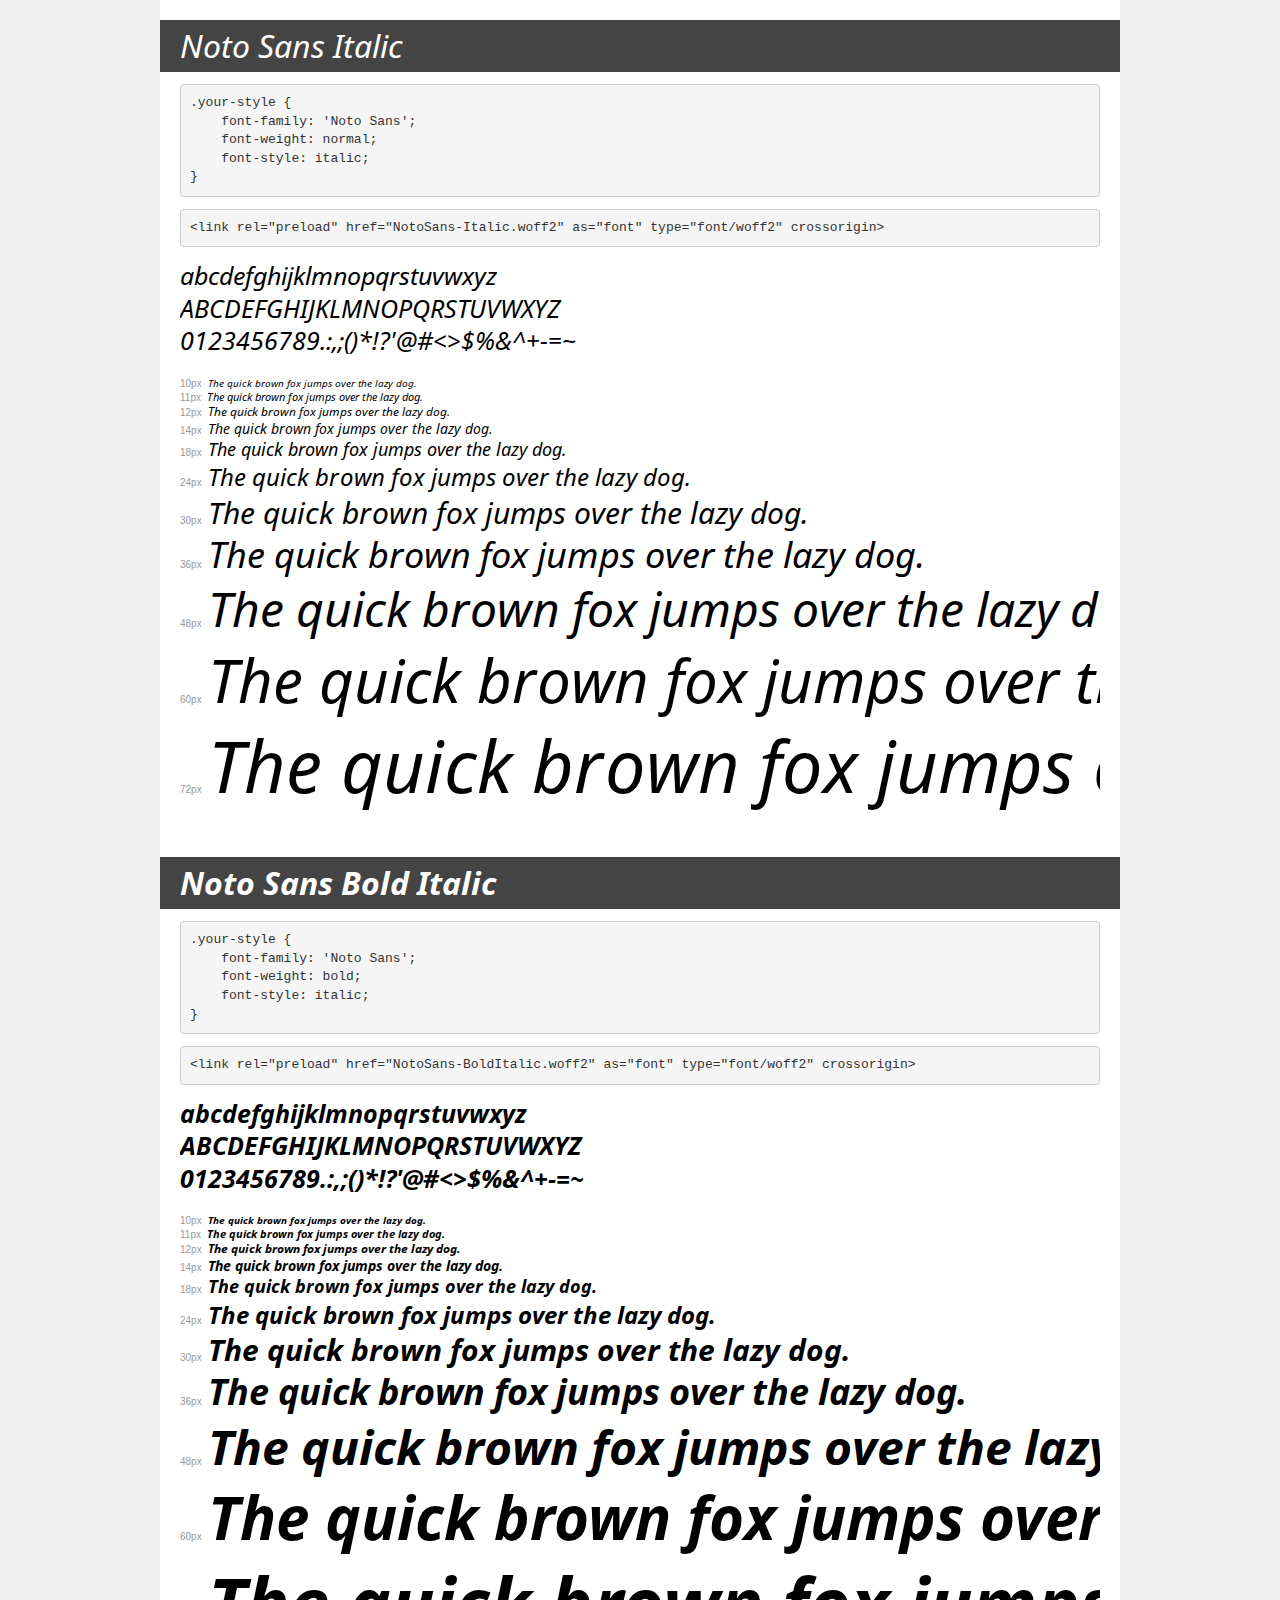
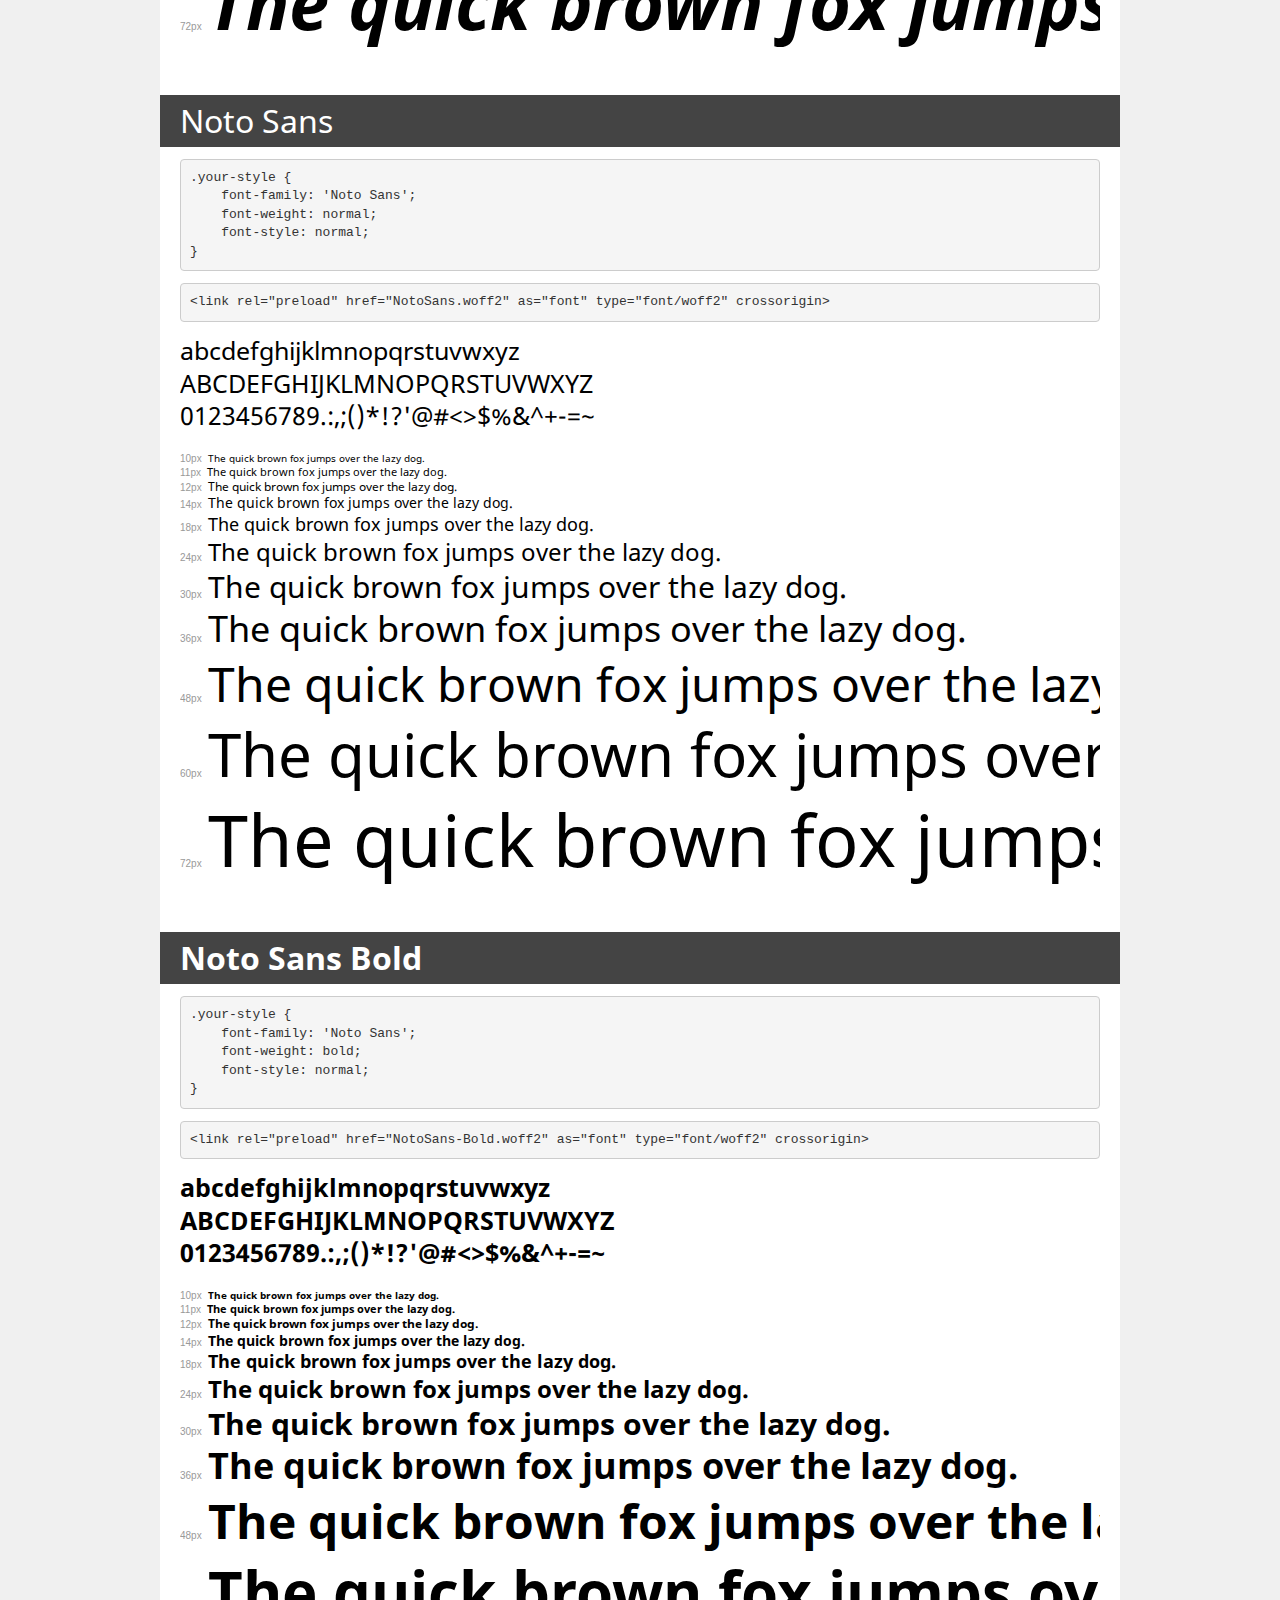
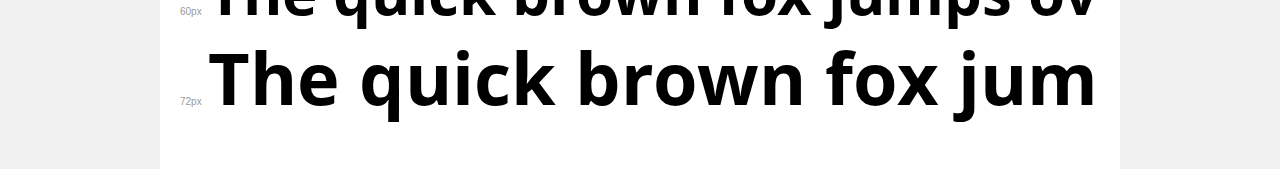
<file: assets/fonts/NotoSans/demo.html>
<!DOCTYPE html>
<html lang="en">
<head>
    <meta charset="utf-8">
    <meta http-equiv="X-UA-Compatible" content="IE=edge">
    <meta name="viewport" content="width=device-width, initial-scale=1">
    <meta name="robots" content="noindex, noarchive">
    <meta name="format-detection" content="telephone=no">
    <title>Transfonter demo</title>
    <link href="stylesheet.css" rel="stylesheet">
    <style>
        /*
        http://meyerweb.com/eric/tools/css/reset/
        v2.0 | 20110126
        License: none (public domain)
        */
        html, body, div, span, applet, object, iframe,
        h1, h2, h3, h4, h5, h6, p, blockquote, pre,
        a, abbr, acronym, address, big, cite, code,
        del, dfn, em, img, ins, kbd, q, s, samp,
        small, strike, strong, sub, sup, tt, var,
        b, u, i, center,
        dl, dt, dd, ol, ul, li,
        fieldset, form, label, legend,
        table, caption, tbody, tfoot, thead, tr, th, td,
        article, aside, canvas, details, embed,
        figure, figcaption, footer, header, hgroup,
        menu, nav, output, ruby, section, summary,
        time, mark, audio, video {
            margin: 0;
            padding: 0;
            border: 0;
            font-size: 100%;
            font: inherit;
            vertical-align: baseline;
        }
        /* HTML5 display-role reset for older browsers */
        article, aside, details, figcaption, figure,
        footer, header, hgroup, menu, nav, section {
            display: block;
        }
        body {
            line-height: 1;
        }
        ol, ul {
            list-style: none;
        }
        blockquote, q {
            quotes: none;
        }
        blockquote:before, blockquote:after,
        q:before, q:after {
            content: '';
            content: none;
        }
        table {
            border-collapse: collapse;
            border-spacing: 0;
        }
        /* demo styles */
        body {
            background: #f0f0f0;
            color: #000;
        }
        .page {
            background: #fff;
            width: 920px;
            margin: 0 auto;
            padding: 20px 20px 0 20px;
            overflow: hidden;
        }
        .font-container {
            overflow-x: auto;
            overflow-y: hidden;
            margin-bottom: 40px;
            line-height: 1.3;
            white-space: nowrap;
            padding-bottom: 5px;
        }
        h1 {
            position: relative;
            background: #444;
            font-size: 32px;
            color: #fff;
            padding: 10px 20px;
            margin: 0 -20px 12px -20px;
        }
        .letters {
            font-size: 25px;
            margin-bottom: 20px;
        }
        .s10:before {
            content: '10px';
        }
        .s11:before {
            content: '11px';
        }
        .s12:before {
            content: '12px';
        }
        .s14:before {
            content: '14px';
        }
        .s18:before {
            content: '18px';
        }
        .s24:before {
            content: '24px';
        }
        .s30:before {
            content: '30px';
        }
        .s36:before {
            content: '36px';
        }
        .s48:before {
            content: '48px';
        }
        .s60:before {
            content: '60px';
        }
        .s72:before {
            content: '72px';
        }
        .s10:before, .s11:before, .s12:before, .s14:before,
        .s18:before, .s24:before, .s30:before, .s36:before,
        .s48:before, .s60:before, .s72:before {
            font-family: Arial, sans-serif;
            font-size: 10px;
            font-weight: normal;
            font-style: normal;
            color: #999;
            padding-right: 6px;
        }
        pre {
            display: block;
            padding: 9px;
            margin: 0 0 12px;
            font-family: Monaco, Menlo, Consolas, "Courier New", monospace;
            font-size: 13px;
            line-height: 1.428571429;
            color: #333;
            font-weight: normal;
            font-style: normal;
            background-color: #f5f5f5;
            border: 1px solid #ccc;
            overflow-x: auto;
            border-radius: 4px;
        }
        /* responsive */
        @media (max-width: 959px) {
            .page {
                width: auto;
                margin: 0;
            }
        }
    </style>
</head>
<body>
<div class="page">
    <div class="demo">
        <h1 style="font-family: 'Noto Sans'; font-weight: normal; font-style: italic;">Noto Sans Italic</h1>
        <pre title="Usage">.your-style {
    font-family: 'Noto Sans';
    font-weight: normal;
    font-style: italic;
}</pre>
        <pre title="Preload (optional)">
&lt;link rel=&quot;preload&quot; href=&quot;NotoSans-Italic.woff2&quot; as=&quot;font&quot; type=&quot;font/woff2&quot; crossorigin&gt;</pre>
        <div class="font-container" style="font-family: 'Noto Sans'; font-weight: normal; font-style: italic;">
            <p class="letters">
                abcdefghijklmnopqrstuvwxyz<br>
ABCDEFGHIJKLMNOPQRSTUVWXYZ<br>
                0123456789.:,;()*!?'@#&lt;&gt;$%&^+-=~
            </p>
            <p class="s10" style="font-size: 10px;">The quick brown fox jumps over the lazy dog.</p>
            <p class="s11" style="font-size: 11px;">The quick brown fox jumps over the lazy dog.</p>
            <p class="s12" style="font-size: 12px;">The quick brown fox jumps over the lazy dog.</p>
            <p class="s14" style="font-size: 14px;">The quick brown fox jumps over the lazy dog.</p>
            <p class="s18" style="font-size: 18px;">The quick brown fox jumps over the lazy dog.</p>
            <p class="s24" style="font-size: 24px;">The quick brown fox jumps over the lazy dog.</p>
            <p class="s30" style="font-size: 30px;">The quick brown fox jumps over the lazy dog.</p>
            <p class="s36" style="font-size: 36px;">The quick brown fox jumps over the lazy dog.</p>
            <p class="s48" style="font-size: 48px;">The quick brown fox jumps over the lazy dog.</p>
            <p class="s60" style="font-size: 60px;">The quick brown fox jumps over the lazy dog.</p>
            <p class="s72" style="font-size: 72px;">The quick brown fox jumps over the lazy dog.</p>
        </div>
    </div>

    <div class="demo">
        <h1 style="font-family: 'Noto Sans'; font-weight: bold; font-style: italic;">Noto Sans Bold Italic</h1>
        <pre title="Usage">.your-style {
    font-family: 'Noto Sans';
    font-weight: bold;
    font-style: italic;
}</pre>
        <pre title="Preload (optional)">
&lt;link rel=&quot;preload&quot; href=&quot;NotoSans-BoldItalic.woff2&quot; as=&quot;font&quot; type=&quot;font/woff2&quot; crossorigin&gt;</pre>
        <div class="font-container" style="font-family: 'Noto Sans'; font-weight: bold; font-style: italic;">
            <p class="letters">
                abcdefghijklmnopqrstuvwxyz<br>
ABCDEFGHIJKLMNOPQRSTUVWXYZ<br>
                0123456789.:,;()*!?'@#&lt;&gt;$%&^+-=~
            </p>
            <p class="s10" style="font-size: 10px;">The quick brown fox jumps over the lazy dog.</p>
            <p class="s11" style="font-size: 11px;">The quick brown fox jumps over the lazy dog.</p>
            <p class="s12" style="font-size: 12px;">The quick brown fox jumps over the lazy dog.</p>
            <p class="s14" style="font-size: 14px;">The quick brown fox jumps over the lazy dog.</p>
            <p class="s18" style="font-size: 18px;">The quick brown fox jumps over the lazy dog.</p>
            <p class="s24" style="font-size: 24px;">The quick brown fox jumps over the lazy dog.</p>
            <p class="s30" style="font-size: 30px;">The quick brown fox jumps over the lazy dog.</p>
            <p class="s36" style="font-size: 36px;">The quick brown fox jumps over the lazy dog.</p>
            <p class="s48" style="font-size: 48px;">The quick brown fox jumps over the lazy dog.</p>
            <p class="s60" style="font-size: 60px;">The quick brown fox jumps over the lazy dog.</p>
            <p class="s72" style="font-size: 72px;">The quick brown fox jumps over the lazy dog.</p>
        </div>
    </div>

    <div class="demo">
        <h1 style="font-family: 'Noto Sans'; font-weight: normal; font-style: normal;">Noto Sans</h1>
        <pre title="Usage">.your-style {
    font-family: 'Noto Sans';
    font-weight: normal;
    font-style: normal;
}</pre>
        <pre title="Preload (optional)">
&lt;link rel=&quot;preload&quot; href=&quot;NotoSans.woff2&quot; as=&quot;font&quot; type=&quot;font/woff2&quot; crossorigin&gt;</pre>
        <div class="font-container" style="font-family: 'Noto Sans'; font-weight: normal; font-style: normal;">
            <p class="letters">
                abcdefghijklmnopqrstuvwxyz<br>
ABCDEFGHIJKLMNOPQRSTUVWXYZ<br>
                0123456789.:,;()*!?'@#&lt;&gt;$%&^+-=~
            </p>
            <p class="s10" style="font-size: 10px;">The quick brown fox jumps over the lazy dog.</p>
            <p class="s11" style="font-size: 11px;">The quick brown fox jumps over the lazy dog.</p>
            <p class="s12" style="font-size: 12px;">The quick brown fox jumps over the lazy dog.</p>
            <p class="s14" style="font-size: 14px;">The quick brown fox jumps over the lazy dog.</p>
            <p class="s18" style="font-size: 18px;">The quick brown fox jumps over the lazy dog.</p>
            <p class="s24" style="font-size: 24px;">The quick brown fox jumps over the lazy dog.</p>
            <p class="s30" style="font-size: 30px;">The quick brown fox jumps over the lazy dog.</p>
            <p class="s36" style="font-size: 36px;">The quick brown fox jumps over the lazy dog.</p>
            <p class="s48" style="font-size: 48px;">The quick brown fox jumps over the lazy dog.</p>
            <p class="s60" style="font-size: 60px;">The quick brown fox jumps over the lazy dog.</p>
            <p class="s72" style="font-size: 72px;">The quick brown fox jumps over the lazy dog.</p>
        </div>
    </div>

    <div class="demo">
        <h1 style="font-family: 'Noto Sans'; font-weight: bold; font-style: normal;">Noto Sans Bold</h1>
        <pre title="Usage">.your-style {
    font-family: 'Noto Sans';
    font-weight: bold;
    font-style: normal;
}</pre>
        <pre title="Preload (optional)">
&lt;link rel=&quot;preload&quot; href=&quot;NotoSans-Bold.woff2&quot; as=&quot;font&quot; type=&quot;font/woff2&quot; crossorigin&gt;</pre>
        <div class="font-container" style="font-family: 'Noto Sans'; font-weight: bold; font-style: normal;">
            <p class="letters">
                abcdefghijklmnopqrstuvwxyz<br>
ABCDEFGHIJKLMNOPQRSTUVWXYZ<br>
                0123456789.:,;()*!?'@#&lt;&gt;$%&^+-=~
            </p>
            <p class="s10" style="font-size: 10px;">The quick brown fox jumps over the lazy dog.</p>
            <p class="s11" style="font-size: 11px;">The quick brown fox jumps over the lazy dog.</p>
            <p class="s12" style="font-size: 12px;">The quick brown fox jumps over the lazy dog.</p>
            <p class="s14" style="font-size: 14px;">The quick brown fox jumps over the lazy dog.</p>
            <p class="s18" style="font-size: 18px;">The quick brown fox jumps over the lazy dog.</p>
            <p class="s24" style="font-size: 24px;">The quick brown fox jumps over the lazy dog.</p>
            <p class="s30" style="font-size: 30px;">The quick brown fox jumps over the lazy dog.</p>
            <p class="s36" style="font-size: 36px;">The quick brown fox jumps over the lazy dog.</p>
            <p class="s48" style="font-size: 48px;">The quick brown fox jumps over the lazy dog.</p>
            <p class="s60" style="font-size: 60px;">The quick brown fox jumps over the lazy dog.</p>
            <p class="s72" style="font-size: 72px;">The quick brown fox jumps over the lazy dog.</p>
        </div>
    </div>

</div>
</body>
</html>
</file>
<file: index.css>
/*@font-face {
  font-family: "Inter";
  font-style: normal;
  font-weight: 100;
  font-display: swap;
  src: url("assets/fonts/Inter Web/Inter-Thin.woff2") format("woff2"),
    url("assets/fonts/Inter Web/Inter-Thin.woff") format("woff");
}

@font-face {
  font-family: "Geometria";
  src: url("assets/fonts/Geometria/Geometria-Light.woff2") format("woff2"),
    url("assets/fonts/Geometria/Geometria-Light.woff") format("woff");
  font-weight: 300;
  font-style: normal;
  font-display: swap;
}
*/

/*Noto Sans*/
@font-face {
  font-family: 'Noto Sans';
  src: url('assets/fonts/NotoSans/NotoSans-Italic.woff2') format('woff2'),
      url('assets/fonts/NotoSans/NotoSans-Italic.woff') format('woff');
  font-weight: normal;
  font-style: italic;
  font-display: swap;
}

@font-face {
  font-family: 'Noto Sans';
  src: url('assets/fonts/NotoSans/NotoSans-BoldItalic.woff2') format('woff2'),
      url('assets/fonts/NotoSans/NotoSans-BoldItalic.woff') format('woff');
  font-weight: bold;
  font-style: italic;
  font-display: swap;
}

@font-face {
  font-family: 'Noto Sans';
  src: url('assets/fonts/NotoSans/NotoSans.woff2') format('woff2'),
      url('assets/fonts/NotoSans/NotoSans.woff') format('woff');
  font-weight: normal;
  font-style: normal;
  font-display: swap;
}

@font-face {
  font-family: 'Noto Sans';
  src: url('assets/fonts/NotoSans/NotoSans-Bold.woff2') format('woff2'),
      url('assets/fonts/NotoSans/NotoSans-Bold.woff') format('woff');
  font-weight: bold;
  font-style: normal;
  font-display: swap;
}

/*Noto Sans Traditional Chinese*/
@font-face {
  font-family: 'NotoSansTC-Regular';
  src: url('assets/fonts/NotoSansTC/NotoSansTC-Regular-Alphabetic.woff2') format('woff2'),
      url('assets/fonts/NotoSansTC/NotoSansTC-Regular-Alphabetic.woff') format('woff');
  font-weight: normal;
  font-style: normal;
  font-display: swap;
}

/* Lustria*/

@font-face {
  font-family: 'Lustria';
  src: url('assets/fonts/Lustria-Regular.ttf') format('ttf');
}






/*Styles*/
*{
  box-sizing: border-box;
}

body {
    font-family: 'Lustria';
    font-weight: normal;
  font-style: normal;
    font-size: 80pt;
    margin: 0%;
    background-color: black;
    background-attachment: fixed;
    height: 300vh;
}

div#background{
  background-color: black;
  position: absolute;
  top:-5vh;
  height: 100vh;
}


a {
    color:black;
}
a:hover{
  text-decoration: none;
}

.lab-assignments:hover{
  color:rgb(11, 119, 190);
}


#top-bar{
  font-size: 20pt;
  position:sticky;
  top:1%;
  right:1%;
  text-align: right;
  color:black;
  text-decoration: underline;
}


#Studio-text{
margin-top: 50px;
}

#Lab-text{
  margin-top: 50px;
  }



  #Studio-title{
    font-size: 130pt;
    margin-top: 0;
    margin-bottom: 0;
  }

  #Lab-title{
    font-size: 130pt;
    margin-top: 0;
    margin-bottom: 0;
  }

  p{
    display: inline-block;
    text-decoration: underline;
  }

  p:hover{
    text-decoration: none;
   
  }

  #info{
    position:relative;
    margin-top: 0px;
    line-height: 1;
    height: 30vh;
    width: 100vw;
    background-color: black;
    display: flex;
    flex-direction: row;
  }

  .info-text{
    text-decoration: none;
    color:white;
    margin: 0;
    font-size: 20pt;
  }

  div#info-left{
    display: flex;
    flex-direction: column;
  }
  div#info-right{
    margin-left: 5vw;
    display: flex;
    flex-direction: column;
    
  }

  div.info-section{
    margin: 2vh;
    text-align: right;
  }

  div#section-1{
    background-color: white;
    z-index: 1000;
    height:200vh;
  }

  a.info-text:hover{
    color:rgb(11, 119, 190);
  }

  img.title-img{
    position: relative;
    height: 200px;
    width: auto;
    margin-top: 20px;
  }
</file>
<file: zoaftlf/index.css>
body{
    background-attachment: fixed;
    background-color: black;
}
img{
    width: 100vw;
    height:auto;
}

div{
    position: fixed;
}

div#info{
    width: 30vw;
    top:5vh;
    left: 5vw;
}

div#time{
width: auto;
right: 5vw;
bottom: 5vh;
}

p{
    color: rgb(196, 23, 23);
    z-index: 1000;
    font-size: 20pt;
}
</file>
<file: assets/fonts/Geometria/stylesheet.css>
@font-face {
    font-family: 'Geometria';
    src: url('Geometria-Light.woff2') format('woff2'),
        url('Geometria-Light.woff') format('woff');
    font-weight: 300;
    font-style: normal;
    font-display: swap;
}
</file>
<file: assets/fonts/NotoSans/stylesheet.css>
@font-face {
    font-family: 'Noto Sans';
    src: url('NotoSans-Italic.woff2') format('woff2'),
        url('NotoSans-Italic.woff') format('woff');
    font-weight: normal;
    font-style: italic;
    font-display: swap;
}

@font-face {
    font-family: 'Noto Sans';
    src: url('NotoSans-BoldItalic.woff2') format('woff2'),
        url('NotoSans-BoldItalic.woff') format('woff');
    font-weight: bold;
    font-style: italic;
    font-display: swap;
}

@font-face {
    font-family: 'Noto Sans';
    src: url('NotoSans.woff2') format('woff2'),
        url('NotoSans.woff') format('woff');
    font-weight: normal;
    font-style: normal;
    font-display: swap;
}

@font-face {
    font-family: 'Noto Sans';
    src: url('NotoSans-Bold.woff2') format('woff2'),
        url('NotoSans-Bold.woff') format('woff');
    font-weight: bold;
    font-style: normal;
    font-display: swap;
}
</file>
